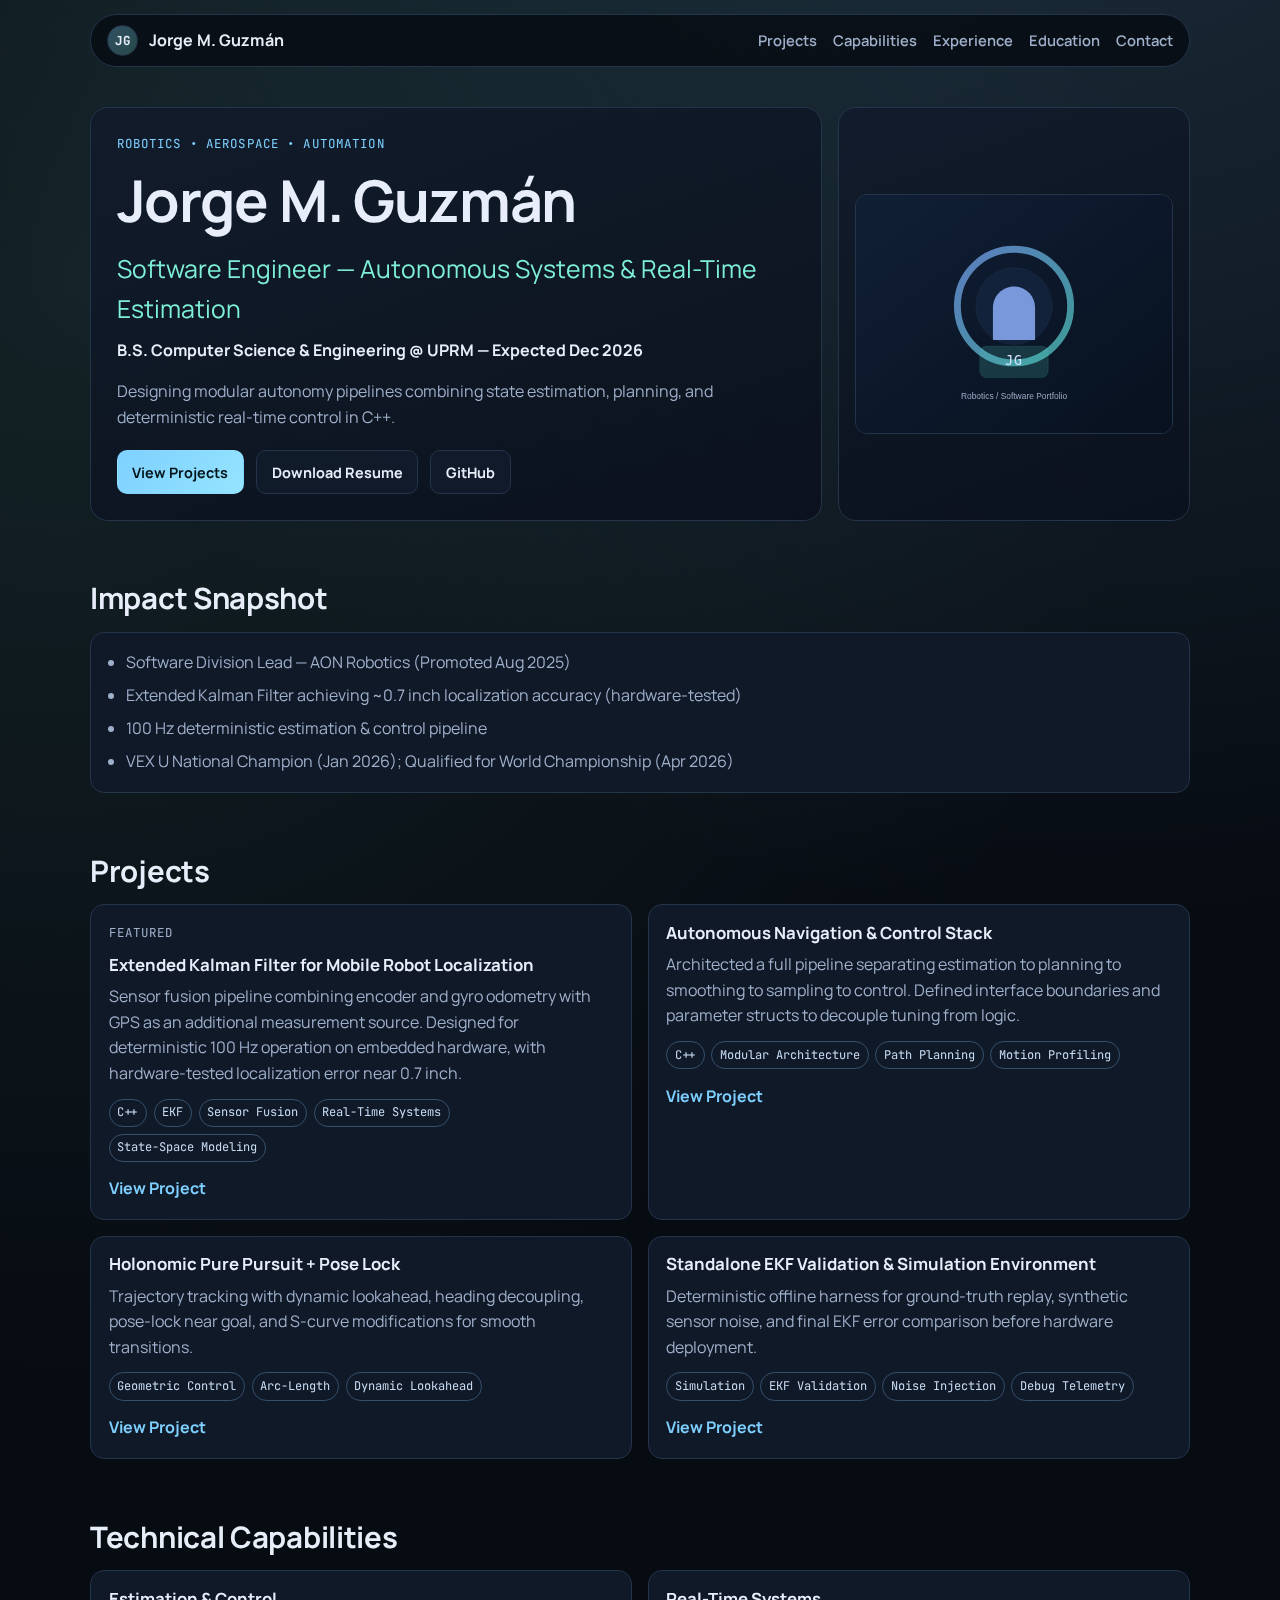
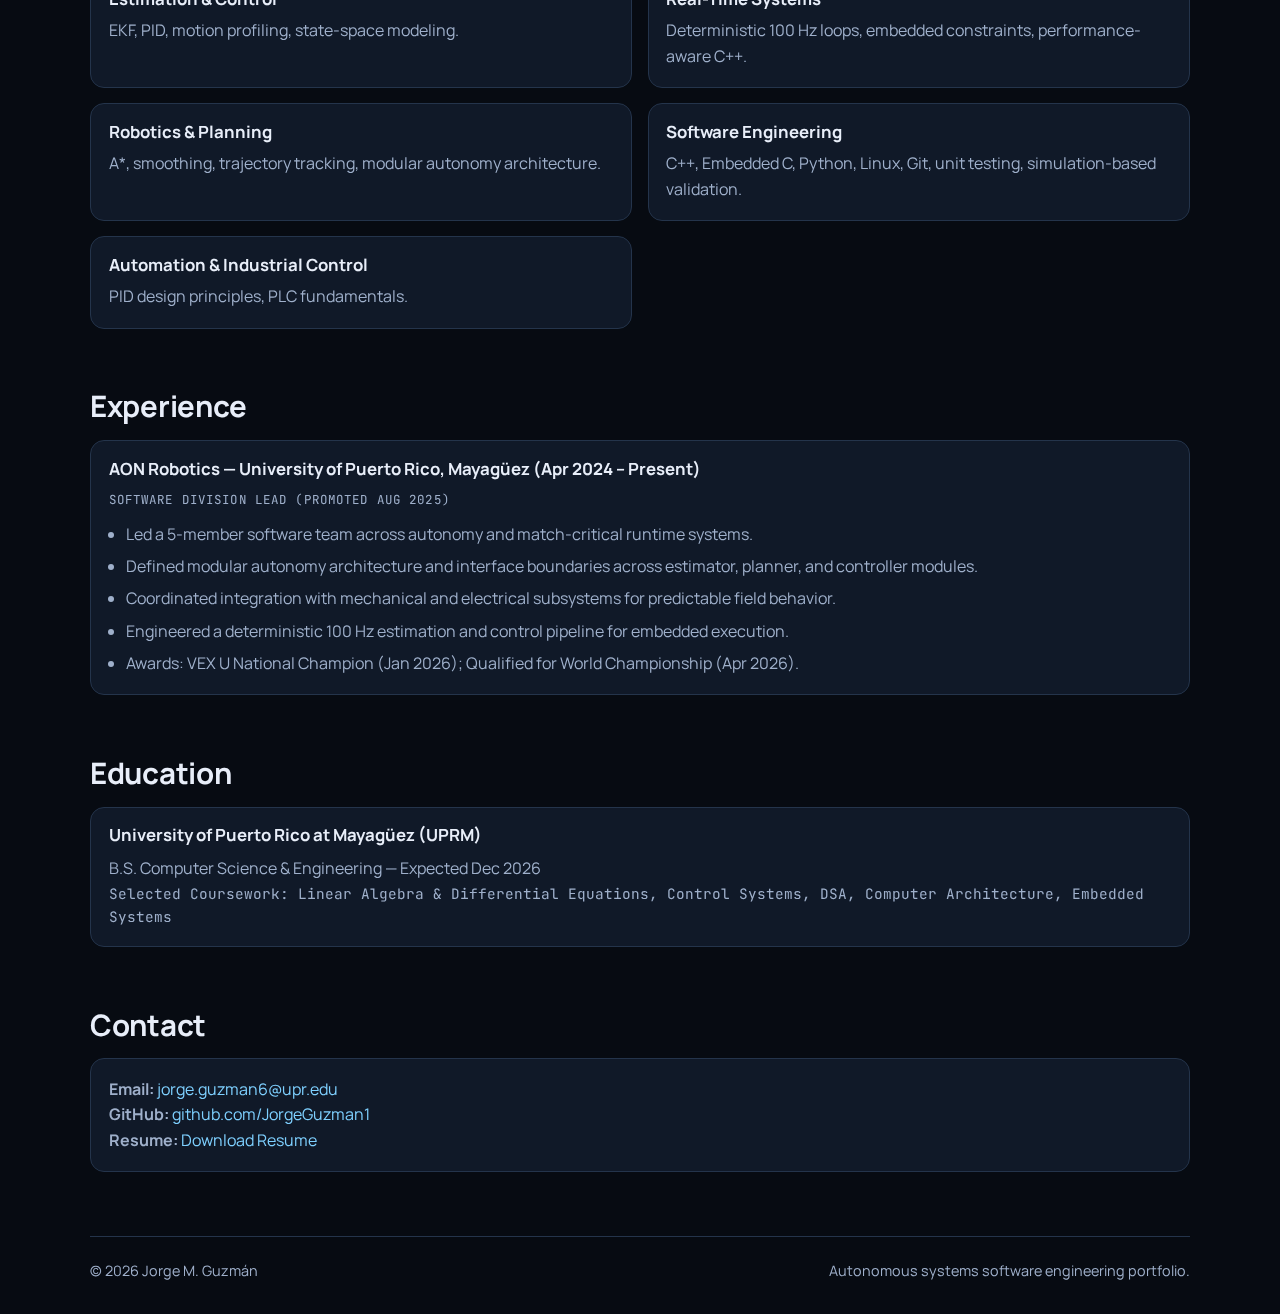
<file: index.html>
<!DOCTYPE html>
<html lang="en">
  <head>
    <meta charset="UTF-8" />
    <meta name="viewport" content="width=device-width, initial-scale=1.0" />
    <title>Jorge M. Guzmán | Autonomous Systems Software Engineer</title>
    <meta
      name="description"
      content="Jorge M. Guzmán portfolio focused on robotics, aerospace, and automation internships with technical depth in real-time estimation, planning, and control."
    />
    <meta property="og:title" content="Jorge M. Guzmán | Autonomous Systems Software Engineer" />
    <meta
      property="og:description"
      content="Modular autonomy pipelines in C++: estimation, planning, and deterministic real-time control."
    />
    <meta property="og:type" content="website" />
    <meta property="og:url" content="https://jorgeguzman.github.io/" />
    <meta property="og:image" content="/assets/og-cover.png" />
    <link rel="icon" type="image/svg+xml" href="assets/favicon.svg" />
    <link rel="stylesheet" href="style.css" />
  </head>
  <body>
    <header class="site-header">
      <a class="brand" href="#top" aria-label="Go to top">
        <span class="brand-mark">JG</span>
        <span>Jorge M. Guzmán</span>
      </a>
      <nav class="main-nav" aria-label="Primary navigation">
        <a href="#projects">Projects</a>
        <a href="#capabilities">Capabilities</a>
        <a href="#experience">Experience</a>
        <a href="#education">Education</a>
        <a href="#contact">Contact</a>
      </nav>
    </header>

    <main id="top" class="container">
      <section class="hero section" aria-labelledby="hero-title">
        <div class="hero-main">
          <p class="eyebrow">Robotics • Aerospace • Automation</p>
          <h1 id="hero-title">Jorge M. Guzmán</h1>
          <p class="hero-title">Software Engineer — Autonomous Systems & Real-Time Estimation</p>
          <p class="grad-line">B.S. Computer Science & Engineering @ UPRM — Expected Dec 2026</p>
          <p class="lead">
            Designing modular autonomy pipelines combining state estimation, planning, and deterministic
            real-time control in C++.
          </p>
          <div class="hero-actions">
            <a class="btn btn-primary" href="#projects">View Projects</a>
            <a class="btn btn-outline" href="/assets/Jorge_Guzman_Resume.pdf" download="Jorge_Guzman_Resume.pdf">Download Resume</a>
            <a class="btn btn-outline" href="https://github.com/JorgeGuzman1" target="_blank" rel="noreferrer noopener">GitHub</a>
          </div>
        </div>
        <aside class="hero-side" aria-label="Technical profile visual">
          <img src="assets/jorge-placeholder.svg" alt="Technical profile placeholder image" />
        </aside>
      </section>

      <section class="section" aria-labelledby="impact-title">
        <h2 id="impact-title">Impact Snapshot</h2>
        <article class="card">
          <ul class="snapshot-list">
            <li>Software Division Lead — AON Robotics (Promoted Aug 2025)</li>
            <li>Extended Kalman Filter achieving ~0.7 inch localization accuracy (hardware-tested)</li>
            <li>100 Hz deterministic estimation & control pipeline</li>
            <li>VEX U National Champion (Jan 2026); Qualified for World Championship (Apr 2026)</li>
          </ul>
        </article>
      </section>

      <section id="projects" class="section" aria-labelledby="projects-title">
        <h2 id="projects-title">Projects</h2>
        <div class="projects-grid">
          <article class="card project-card">
            <p class="eyebrow">Featured</p>
            <h3>Extended Kalman Filter for Mobile Robot Localization</h3>
            <p>
              Sensor fusion pipeline combining encoder and gyro odometry with GPS as an additional
              measurement source. Designed for deterministic 100 Hz operation on embedded hardware,
              with hardware-tested localization error near 0.7 inch.
            </p>
            <div class="tags">
              <span class="tag">C++</span>
              <span class="tag">EKF</span>
              <span class="tag">Sensor Fusion</span>
              <span class="tag">Real-Time Systems</span>
              <span class="tag">State-Space Modeling</span>
            </div>
            <a class="project-link" href="projects/ekf.html">View Project</a>
          </article>

          <article class="card project-card">
            <h3>Autonomous Navigation & Control Stack</h3>
            <p>
              Architected a full pipeline separating estimation to planning to smoothing to sampling
              to control. Defined interface boundaries and parameter structs to decouple tuning from logic.
            </p>
            <div class="tags">
              <span class="tag">C++</span>
              <span class="tag">Modular Architecture</span>
              <span class="tag">Path Planning</span>
              <span class="tag">Motion Profiling</span>
            </div>
            <a class="project-link" href="projects/stack.html">View Project</a>
          </article>

          <article class="card project-card">
            <h3>Holonomic Pure Pursuit + Pose Lock</h3>
            <p>
              Trajectory tracking with dynamic lookahead, heading decoupling, pose-lock near goal,
              and S-curve modifications for smooth transitions.
            </p>
            <div class="tags">
              <span class="tag">Geometric Control</span>
              <span class="tag">Arc-Length</span>
              <span class="tag">Dynamic Lookahead</span>
            </div>
            <a class="project-link" href="projects/hpp.html">View Project</a>
          </article>

          <article class="card project-card">
            <h3>Standalone EKF Validation & Simulation Environment</h3>
            <p>
              Deterministic offline harness for ground-truth replay, synthetic sensor noise, and final
              EKF error comparison before hardware deployment.
            </p>
            <div class="tags">
              <span class="tag">Simulation</span>
              <span class="tag">EKF Validation</span>
              <span class="tag">Noise Injection</span>
              <span class="tag">Debug Telemetry</span>
            </div>
            <a class="project-link" href="projects/sim.html">View Project</a>
          </article>
        </div>
      </section>

      <section id="capabilities" class="section" aria-labelledby="capabilities-title">
        <h2 id="capabilities-title">Technical Capabilities</h2>
        <div class="capabilities-grid">
          <article class="card capability-card">
            <h3>Estimation & Control</h3>
            <p>EKF, PID, motion profiling, state-space modeling.</p>
          </article>
          <article class="card capability-card">
            <h3>Real-Time Systems</h3>
            <p>Deterministic 100 Hz loops, embedded constraints, performance-aware C++.</p>
          </article>
          <article class="card capability-card">
            <h3>Robotics & Planning</h3>
            <p>A*, smoothing, trajectory tracking, modular autonomy architecture.</p>
          </article>
          <article class="card capability-card">
            <h3>Software Engineering</h3>
            <p>C++, Embedded C, Python, Linux, Git, unit testing, simulation-based validation.</p>
          </article>
          <article class="card capability-card">
            <h3>Automation & Industrial Control</h3>
            <p>PID design principles, PLC fundamentals.</p>
          </article>
        </div>
      </section>

      <section id="experience" class="section" aria-labelledby="experience-title">
        <h2 id="experience-title">Experience</h2>
        <article class="card">
          <h3>AON Robotics — University of Puerto Rico, Mayagüez (Apr 2024 – Present)</h3>
          <p class="eyebrow">Software Division Lead (Promoted Aug 2025)</p>
          <ul class="bullets">
            <li>Led a 5-member software team across autonomy and match-critical runtime systems.</li>
            <li>Defined modular autonomy architecture and interface boundaries across estimator, planner, and controller modules.</li>
            <li>Coordinated integration with mechanical and electrical subsystems for predictable field behavior.</li>
            <li>Engineered a deterministic 100 Hz estimation and control pipeline for embedded execution.</li>
            <li>Awards: VEX U National Champion (Jan 2026); Qualified for World Championship (Apr 2026).</li>
          </ul>
        </article>
      </section>

      <section id="education" class="section" aria-labelledby="education-title">
        <h2 id="education-title">Education</h2>
        <article class="card">
          <h3>University of Puerto Rico at Mayagüez (UPRM)</h3>
          <p class="lead">B.S. Computer Science & Engineering — Expected Dec 2026</p>
          <p class="coursework">
            Selected Coursework: Linear Algebra & Differential Equations, Control Systems, DSA,
            Computer Architecture, Embedded Systems
          </p>
        </article>
      </section>

      <section id="contact" class="section" aria-labelledby="contact-title">
        <h2 id="contact-title">Contact</h2>
        <article class="card">
          <p><strong>Email:</strong> <a href="mailto:jorge.guzman6@upr.edu">jorge.guzman6@upr.edu</a></p>
          <p><strong>GitHub:</strong> <a href="https://github.com/JorgeGuzman1" target="_blank" rel="noreferrer noopener">github.com/JorgeGuzman1</a></p>
          <p><strong>Resume:</strong> <a href="/assets/Jorge_Guzman_Resume.pdf" download="Jorge_Guzman_Resume.pdf">Download Resume</a></p>
        </article>
      </section>
    </main>

    <footer class="site-footer">
      <p>&copy; 2026 Jorge M. Guzmán</p>
      <p>Autonomous systems software engineering portfolio.</p>
    </footer>
  </body>
</html>
</file>
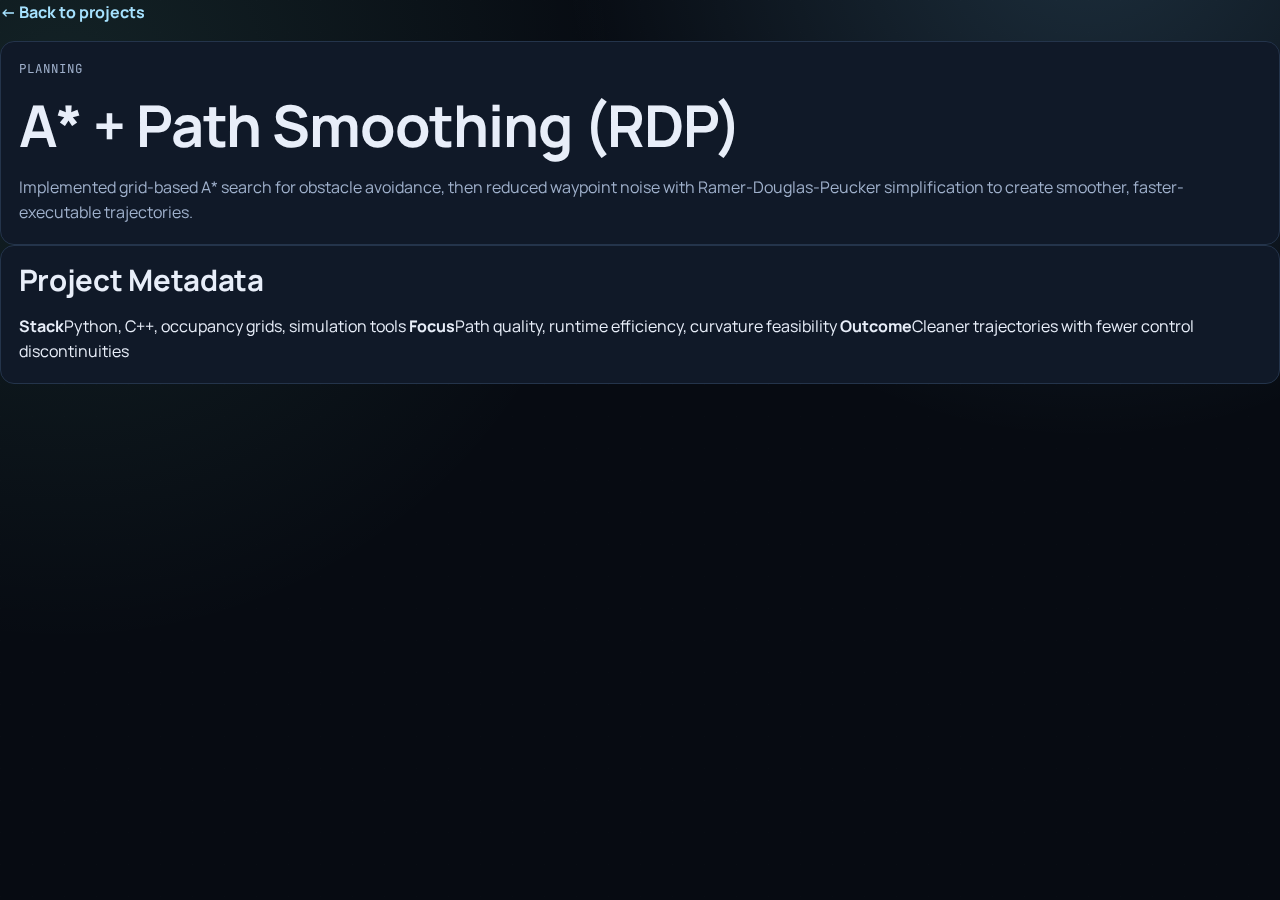
<file: projects/astar-path-smoothing-rdp.html>
<!DOCTYPE html>
<html lang="en">
  <head>
    <meta charset="UTF-8" />
    <meta name="viewport" content="width=device-width, initial-scale=1.0" />
    <meta property="og:image" content="/assets/og-cover.png" />
    <title>A* + Path Smoothing (RDP) | Jorge Guzmán</title>
    <meta
      name="description"
      content="A* planning and RDP path smoothing project by Jorge Guzmán."
    />
    <link rel="icon" type="image/svg+xml" href="../assets/favicon.svg" />
    <link rel="stylesheet" href="../style.css" />
  </head>
  <body class="project-template-body">
    <main class="project-layout">
      <a class="back-link" href="../index.html#projects">← Back to projects</a>

      <section class="card">
        <p class="eyebrow">Planning</p>
        <h1>A* + Path Smoothing (RDP)</h1>
        <p>
          Implemented grid-based A* search for obstacle avoidance, then reduced waypoint noise with
          Ramer-Douglas-Peucker simplification to create smoother, faster-executable trajectories.
        </p>
      </section>

      <section class="card">
        <h2>Project Metadata</h2>
        <div class="meta-list">
          <strong>Stack</strong><span>Python, C++, occupancy grids, simulation tools</span>
          <strong>Focus</strong><span>Path quality, runtime efficiency, curvature feasibility</span>
          <strong>Outcome</strong><span>Cleaner trajectories with fewer control discontinuities</span>
        </div>
      </section>
    </main>
  </body>
</html>
</file>
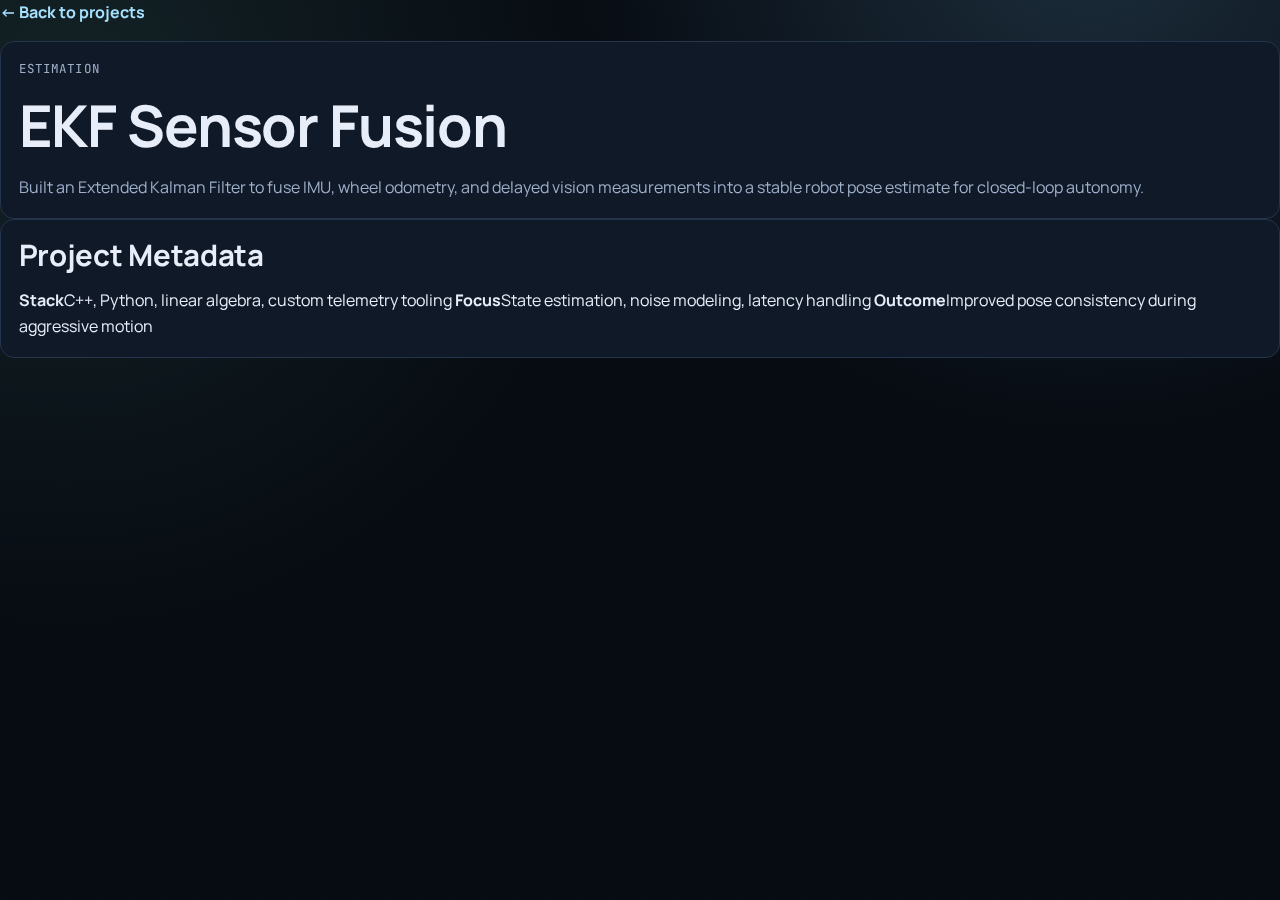
<file: projects/ekf-sensor-fusion.html>
<!DOCTYPE html>
<html lang="en">
  <head>
    <meta charset="UTF-8" />
    <meta name="viewport" content="width=device-width, initial-scale=1.0" />
    <meta property="og:image" content="/assets/og-cover.png" />
    <title>EKF Sensor Fusion | Jorge Guzmán</title>
    <meta
      name="description"
      content="Extended Kalman Filter sensor fusion project by Jorge Guzmán."
    />
    <link rel="icon" type="image/svg+xml" href="../assets/favicon.svg" />
    <link rel="stylesheet" href="../style.css" />
  </head>
  <body class="project-template-body">
    <main class="project-layout">
      <a class="back-link" href="../index.html#projects">← Back to projects</a>

      <section class="card">
        <p class="eyebrow">Estimation</p>
        <h1>EKF Sensor Fusion</h1>
        <p>
          Built an Extended Kalman Filter to fuse IMU, wheel odometry, and delayed vision
          measurements into a stable robot pose estimate for closed-loop autonomy.
        </p>
      </section>

      <section class="card">
        <h2>Project Metadata</h2>
        <div class="meta-list">
          <strong>Stack</strong><span>C++, Python, linear algebra, custom telemetry tooling</span>
          <strong>Focus</strong><span>State estimation, noise modeling, latency handling</span>
          <strong>Outcome</strong><span>Improved pose consistency during aggressive motion</span>
        </div>
      </section>
    </main>
  </body>
</html>
</file>
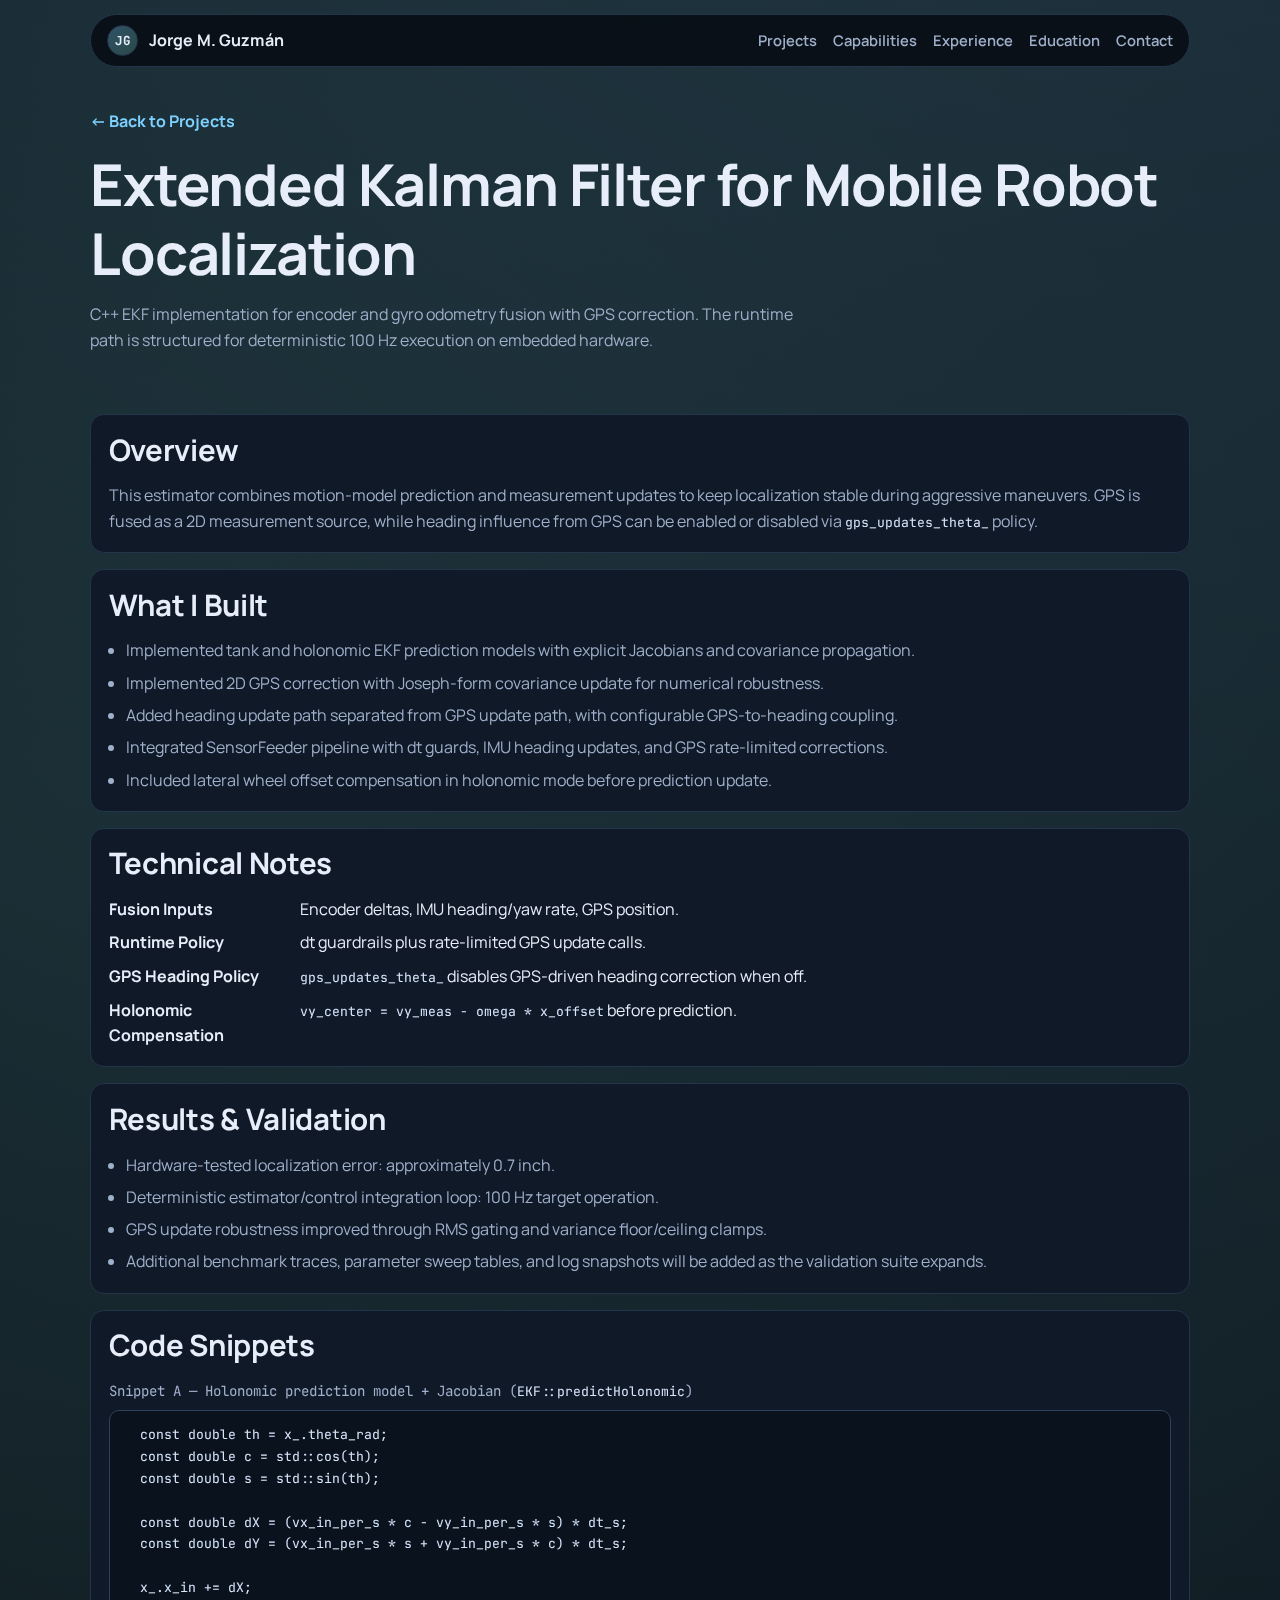
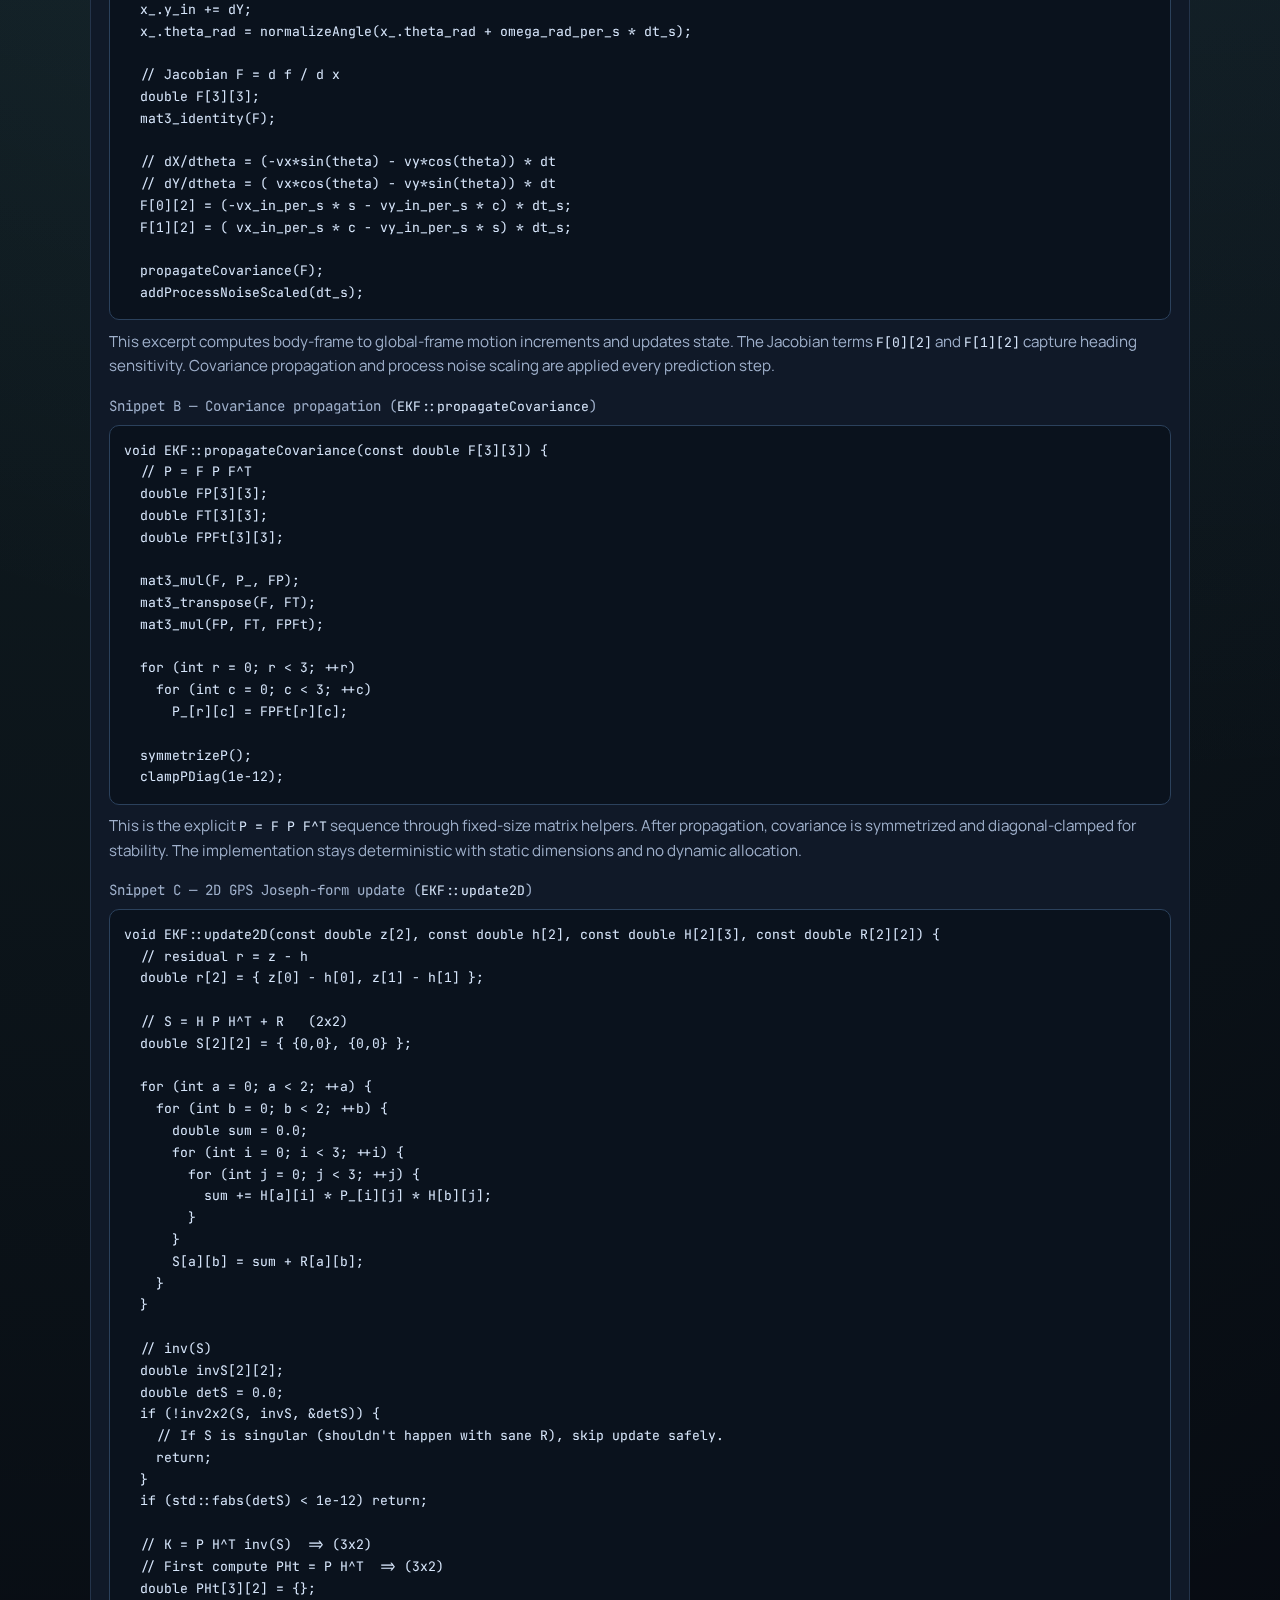
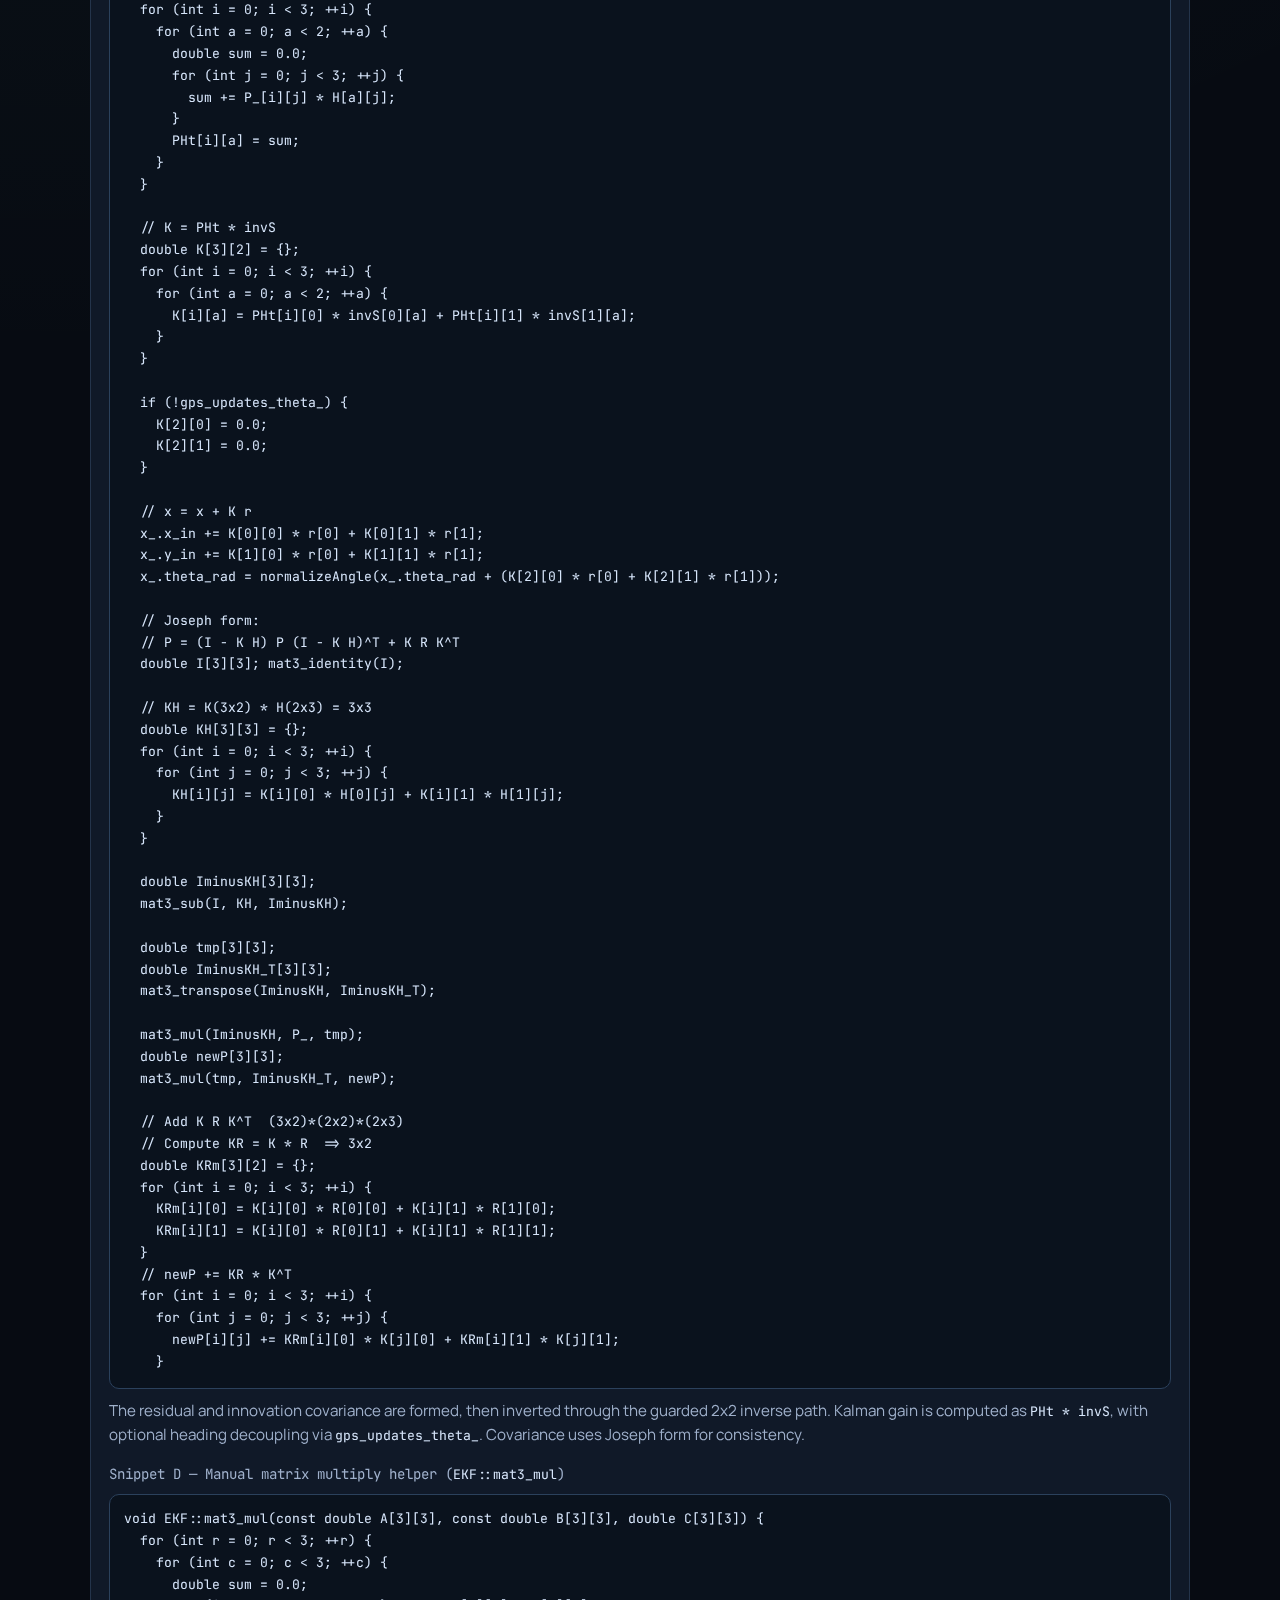
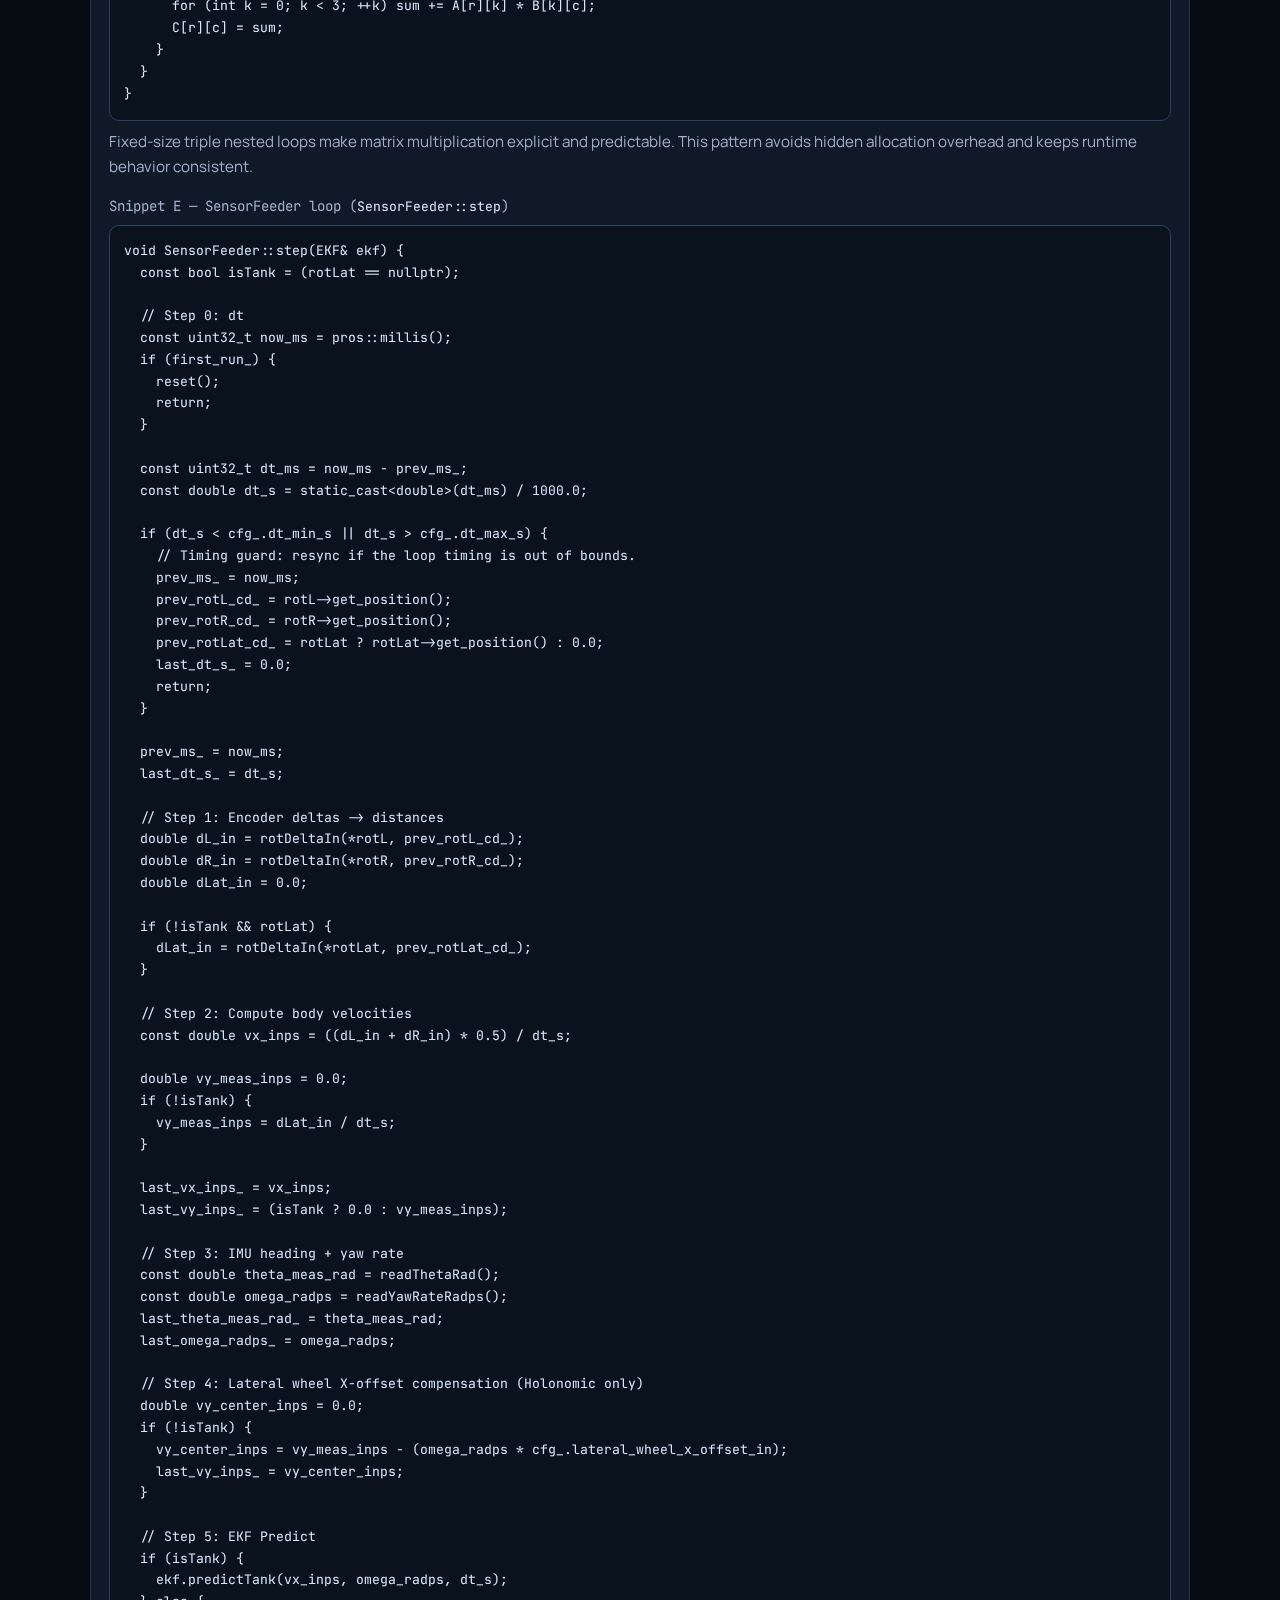
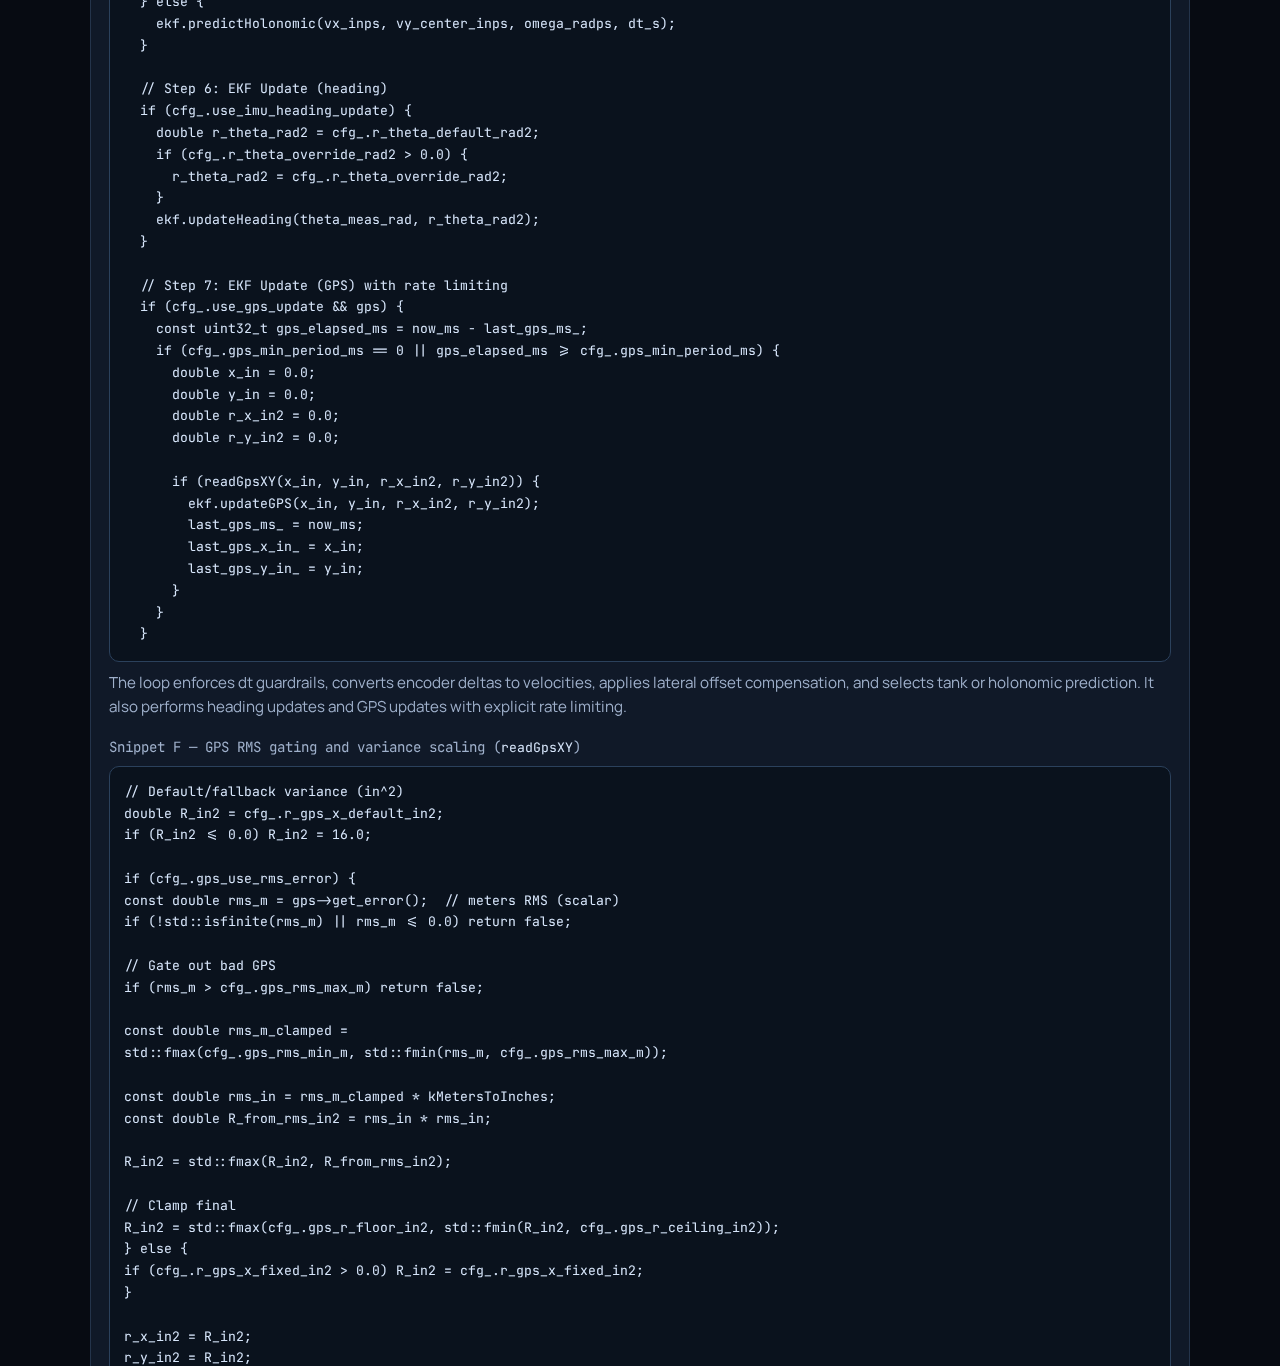
<file: projects/ekf.html>
<!DOCTYPE html>
<html lang="en">
  <head>
    <meta charset="UTF-8" />
    <meta name="viewport" content="width=device-width, initial-scale=1.0" />
    <title>Extended Kalman Filter for Mobile Robot Localization | Jorge M. Guzmán</title>
    <meta
      name="description"
      content="Extended Kalman Filter project by Jorge M. Guzmán with deterministic 100 Hz operation, GPS fusion, and hardware-tested localization accuracy."
    />
    <meta property="og:title" content="Extended Kalman Filter for Mobile Robot Localization | Jorge M. Guzmán" />
    <meta
      property="og:description"
      content="C++ EKF with odometry fusion, GPS updates, Joseph-form covariance updates, and runtime gating for robust embedded operation."
    />
    <meta property="og:type" content="article" />
    <meta property="og:url" content="https://jorgeguzman.github.io/projects/ekf.html" />
    <meta property="og:image" content="/assets/og-cover.png" />
    <link rel="icon" type="image/svg+xml" href="../assets/favicon.svg" />
    <link rel="stylesheet" href="../style.css" />
  </head>
  <body>
    <header class="site-header">
      <a class="brand" href="../index.html#top" aria-label="Go to homepage top">
        <span class="brand-mark">JG</span>
        <span>Jorge M. Guzmán</span>
      </a>
      <nav class="main-nav" aria-label="Primary navigation">
        <a href="../index.html#projects">Projects</a>
        <a href="../index.html#capabilities">Capabilities</a>
        <a href="../index.html#experience">Experience</a>
        <a href="../index.html#education">Education</a>
        <a href="../index.html#contact">Contact</a>
      </nav>
    </header>

    <main class="container page-title-wrap">
      <a class="back-link" href="../index.html#projects">← Back to Projects</a>
      <h1>Extended Kalman Filter for Mobile Robot Localization</h1>
      <p class="lead">
        C++ EKF implementation for encoder and gyro odometry fusion with GPS correction. The runtime
        path is structured for deterministic 100 Hz execution on embedded hardware.
      </p>

      <section class="section project-grid" aria-labelledby="overview-title">
        <article class="card">
          <h2 id="overview-title">Overview</h2>
          <p>
            This estimator combines motion-model prediction and measurement updates to keep localization
            stable during aggressive maneuvers. GPS is fused as a 2D measurement source, while heading
            influence from GPS can be enabled or disabled via <code>gps_updates_theta_</code> policy.
          </p>
        </article>

        <article class="card">
          <h2>What I Built</h2>
          <ul class="bullets">
            <li>Implemented tank and holonomic EKF prediction models with explicit Jacobians and covariance propagation.</li>
            <li>Implemented 2D GPS correction with Joseph-form covariance update for numerical robustness.</li>
            <li>Added heading update path separated from GPS update path, with configurable GPS-to-heading coupling.</li>
            <li>Integrated SensorFeeder pipeline with dt guards, IMU heading updates, and GPS rate-limited corrections.</li>
            <li>Included lateral wheel offset compensation in holonomic mode before prediction update.</li>
          </ul>
        </article>

        <article class="card">
          <h2>Technical Notes</h2>
          <div class="meta">
            <div class="meta-row"><strong>Fusion Inputs</strong><span>Encoder deltas, IMU heading/yaw rate, GPS position.</span></div>
            <div class="meta-row"><strong>Runtime Policy</strong><span>dt guardrails plus rate-limited GPS update calls.</span></div>
            <div class="meta-row"><strong>GPS Heading Policy</strong><span><code>gps_updates_theta_</code> disables GPS-driven heading correction when off.</span></div>
            <div class="meta-row"><strong>Holonomic Compensation</strong><span><code>vy_center = vy_meas - omega * x_offset</code> before prediction.</span></div>
          </div>
        </article>

        <article class="card">
          <h2>Results & Validation</h2>
          <ul class="bullets">
            <li>Hardware-tested localization error: approximately 0.7 inch.</li>
            <li>Deterministic estimator/control integration loop: 100 Hz target operation.</li>
            <li>GPS update robustness improved through RMS gating and variance floor/ceiling clamps.</li>
            <li>Additional benchmark traces, parameter sweep tables, and log snapshots will be added as the validation suite expands.</li>
          </ul>
        </article>

        <article class="card">
          <h2>Code Snippets</h2>

          <article class="snippet-card">
            <p class="snippet-label">Snippet A — Holonomic prediction model + Jacobian (<code>EKF::predictHolonomic</code>)</p>
            <pre><code>  const double th = x_.theta_rad;
  const double c = std::cos(th);
  const double s = std::sin(th);

  const double dX = (vx_in_per_s * c - vy_in_per_s * s) * dt_s;
  const double dY = (vx_in_per_s * s + vy_in_per_s * c) * dt_s;

  x_.x_in += dX;
  x_.y_in += dY;
  x_.theta_rad = normalizeAngle(x_.theta_rad + omega_rad_per_s * dt_s);

  // Jacobian F = d f / d x
  double F[3][3];
  mat3_identity(F);

  // dX/dtheta = (-vx*sin(theta) - vy*cos(theta)) * dt
  // dY/dtheta = ( vx*cos(theta) - vy*sin(theta)) * dt
  F[0][2] = (-vx_in_per_s * s - vy_in_per_s * c) * dt_s;
  F[1][2] = ( vx_in_per_s * c - vy_in_per_s * s) * dt_s;

  propagateCovariance(F);
  addProcessNoiseScaled(dt_s);</code></pre>
            <p class="code-note">
              This excerpt computes body-frame to global-frame motion increments and updates state.
              The Jacobian terms <code>F[0][2]</code> and <code>F[1][2]</code> capture heading sensitivity.
              Covariance propagation and process noise scaling are applied every prediction step.
            </p>
          </article>

          <article class="snippet-card">
            <p class="snippet-label">Snippet B — Covariance propagation (<code>EKF::propagateCovariance</code>)</p>
            <pre><code>void EKF::propagateCovariance(const double F[3][3]) {
  // P = F P F^T
  double FP[3][3];
  double FT[3][3];
  double FPFt[3][3];

  mat3_mul(F, P_, FP);
  mat3_transpose(F, FT);
  mat3_mul(FP, FT, FPFt);

  for (int r = 0; r &lt; 3; ++r)
    for (int c = 0; c &lt; 3; ++c)
      P_[r][c] = FPFt[r][c];

  symmetrizeP();
  clampPDiag(1e-12);</code></pre>
            <p class="code-note">
              This is the explicit <code>P = F P F^T</code> sequence through fixed-size matrix helpers.
              After propagation, covariance is symmetrized and diagonal-clamped for stability.
              The implementation stays deterministic with static dimensions and no dynamic allocation.
            </p>
          </article>

          <article class="snippet-card">
            <p class="snippet-label">Snippet C — 2D GPS Joseph-form update (<code>EKF::update2D</code>)</p>
            <pre><code>void EKF::update2D(const double z[2], const double h[2], const double H[2][3], const double R[2][2]) {
  // residual r = z - h
  double r[2] = { z[0] - h[0], z[1] - h[1] };

  // S = H P H^T + R   (2x2)
  double S[2][2] = { {0,0}, {0,0} };

  for (int a = 0; a &lt; 2; ++a) {
    for (int b = 0; b &lt; 2; ++b) {
      double sum = 0.0;
      for (int i = 0; i &lt; 3; ++i) {
        for (int j = 0; j &lt; 3; ++j) {
          sum += H[a][i] * P_[i][j] * H[b][j];
        }
      }
      S[a][b] = sum + R[a][b];
    }
  }

  // inv(S)
  double invS[2][2];
  double detS = 0.0;
  if (!inv2x2(S, invS, &amp;detS)) {
    // If S is singular (shouldn't happen with sane R), skip update safely.
    return;
  }
  if (std::fabs(detS) &lt; 1e-12) return;

  // K = P H^T inv(S)  =&gt; (3x2)
  // First compute PHt = P H^T  =&gt; (3x2)
  double PHt[3][2] = {};
  for (int i = 0; i &lt; 3; ++i) {
    for (int a = 0; a &lt; 2; ++a) {
      double sum = 0.0;
      for (int j = 0; j &lt; 3; ++j) {
        sum += P_[i][j] * H[a][j];
      }
      PHt[i][a] = sum;
    }
  }

  // K = PHt * invS
  double K[3][2] = {};
  for (int i = 0; i &lt; 3; ++i) {
    for (int a = 0; a &lt; 2; ++a) {
      K[i][a] = PHt[i][0] * invS[0][a] + PHt[i][1] * invS[1][a];
    }
  }

  if (!gps_updates_theta_) {
    K[2][0] = 0.0;
    K[2][1] = 0.0;
  }

  // x = x + K r
  x_.x_in += K[0][0] * r[0] + K[0][1] * r[1];
  x_.y_in += K[1][0] * r[0] + K[1][1] * r[1];
  x_.theta_rad = normalizeAngle(x_.theta_rad + (K[2][0] * r[0] + K[2][1] * r[1]));

  // Joseph form:
  // P = (I - K H) P (I - K H)^T + K R K^T
  double I[3][3]; mat3_identity(I);

  // KH = K(3x2) * H(2x3) = 3x3
  double KH[3][3] = {};
  for (int i = 0; i &lt; 3; ++i) {
    for (int j = 0; j &lt; 3; ++j) {
      KH[i][j] = K[i][0] * H[0][j] + K[i][1] * H[1][j];
    }
  }

  double IminusKH[3][3];
  mat3_sub(I, KH, IminusKH);

  double tmp[3][3];
  double IminusKH_T[3][3];
  mat3_transpose(IminusKH, IminusKH_T);

  mat3_mul(IminusKH, P_, tmp);
  double newP[3][3];
  mat3_mul(tmp, IminusKH_T, newP);

  // Add K R K^T  (3x2)*(2x2)*(2x3)
  // Compute KR = K * R  =&gt; 3x2
  double KRm[3][2] = {};
  for (int i = 0; i &lt; 3; ++i) {
    KRm[i][0] = K[i][0] * R[0][0] + K[i][1] * R[1][0];
    KRm[i][1] = K[i][0] * R[0][1] + K[i][1] * R[1][1];
  }
  // newP += KR * K^T
  for (int i = 0; i &lt; 3; ++i) {
    for (int j = 0; j &lt; 3; ++j) {
      newP[i][j] += KRm[i][0] * K[j][0] + KRm[i][1] * K[j][1];
    }</code></pre>
            <p class="code-note">
              The residual and innovation covariance are formed, then inverted through the guarded
              2x2 inverse path. Kalman gain is computed as <code>PHt * invS</code>, with optional heading
              decoupling via <code>gps_updates_theta_</code>. Covariance uses Joseph form for consistency.
            </p>
          </article>

          <article class="snippet-card">
            <p class="snippet-label">Snippet D — Manual matrix multiply helper (<code>EKF::mat3_mul</code>)</p>
            <pre><code>void EKF::mat3_mul(const double A[3][3], const double B[3][3], double C[3][3]) {
  for (int r = 0; r &lt; 3; ++r) {
    for (int c = 0; c &lt; 3; ++c) {
      double sum = 0.0;
      for (int k = 0; k &lt; 3; ++k) sum += A[r][k] * B[k][c];
      C[r][c] = sum;
    }
  }
}</code></pre>
            <p class="code-note">
              Fixed-size triple nested loops make matrix multiplication explicit and predictable.
              This pattern avoids hidden allocation overhead and keeps runtime behavior consistent.
            </p>
          </article>

          <article class="snippet-card">
            <p class="snippet-label">Snippet E — SensorFeeder loop (<code>SensorFeeder::step</code>)</p>
            <pre><code>void SensorFeeder::step(EKF&amp; ekf) {
  const bool isTank = (rotLat == nullptr);

  // Step 0: dt
  const uint32_t now_ms = pros::millis();
  if (first_run_) {
    reset();
    return;
  }

  const uint32_t dt_ms = now_ms - prev_ms_;
  const double dt_s = static_cast&lt;double&gt;(dt_ms) / 1000.0;

  if (dt_s &lt; cfg_.dt_min_s || dt_s &gt; cfg_.dt_max_s) {
    // Timing guard: resync if the loop timing is out of bounds.
    prev_ms_ = now_ms;
    prev_rotL_cd_ = rotL-&gt;get_position();
    prev_rotR_cd_ = rotR-&gt;get_position();
    prev_rotLat_cd_ = rotLat ? rotLat-&gt;get_position() : 0.0;
    last_dt_s_ = 0.0;
    return;
  }

  prev_ms_ = now_ms;
  last_dt_s_ = dt_s;

  // Step 1: Encoder deltas -&gt; distances
  double dL_in = rotDeltaIn(*rotL, prev_rotL_cd_);
  double dR_in = rotDeltaIn(*rotR, prev_rotR_cd_);
  double dLat_in = 0.0;

  if (!isTank &amp;&amp; rotLat) {
    dLat_in = rotDeltaIn(*rotLat, prev_rotLat_cd_);
  }

  // Step 2: Compute body velocities
  const double vx_inps = ((dL_in + dR_in) * 0.5) / dt_s;

  double vy_meas_inps = 0.0;
  if (!isTank) {
    vy_meas_inps = dLat_in / dt_s;
  }

  last_vx_inps_ = vx_inps;
  last_vy_inps_ = (isTank ? 0.0 : vy_meas_inps);

  // Step 3: IMU heading + yaw rate
  const double theta_meas_rad = readThetaRad();
  const double omega_radps = readYawRateRadps();
  last_theta_meas_rad_ = theta_meas_rad;
  last_omega_radps_ = omega_radps;

  // Step 4: Lateral wheel X-offset compensation (Holonomic only)
  double vy_center_inps = 0.0;
  if (!isTank) {
    vy_center_inps = vy_meas_inps - (omega_radps * cfg_.lateral_wheel_x_offset_in);
    last_vy_inps_ = vy_center_inps;
  }

  // Step 5: EKF Predict
  if (isTank) {
    ekf.predictTank(vx_inps, omega_radps, dt_s);
  } else {
    ekf.predictHolonomic(vx_inps, vy_center_inps, omega_radps, dt_s);
  }

  // Step 6: EKF Update (heading)
  if (cfg_.use_imu_heading_update) {
    double r_theta_rad2 = cfg_.r_theta_default_rad2;
    if (cfg_.r_theta_override_rad2 &gt; 0.0) {
      r_theta_rad2 = cfg_.r_theta_override_rad2;
    }
    ekf.updateHeading(theta_meas_rad, r_theta_rad2);
  }

  // Step 7: EKF Update (GPS) with rate limiting
  if (cfg_.use_gps_update &amp;&amp; gps) {
    const uint32_t gps_elapsed_ms = now_ms - last_gps_ms_;
    if (cfg_.gps_min_period_ms == 0 || gps_elapsed_ms &gt;= cfg_.gps_min_period_ms) {
      double x_in = 0.0;
      double y_in = 0.0;
      double r_x_in2 = 0.0;
      double r_y_in2 = 0.0;

      if (readGpsXY(x_in, y_in, r_x_in2, r_y_in2)) {
        ekf.updateGPS(x_in, y_in, r_x_in2, r_y_in2);
        last_gps_ms_ = now_ms;
        last_gps_x_in_ = x_in;
        last_gps_y_in_ = y_in;
      }
    }
  }</code></pre>
            <p class="code-note">
              The loop enforces dt guardrails, converts encoder deltas to velocities, applies lateral
              offset compensation, and selects tank or holonomic prediction. It also performs heading
              updates and GPS updates with explicit rate limiting.
            </p>
          </article>

          <article class="snippet-card">
            <p class="snippet-label">Snippet F — GPS RMS gating and variance scaling (<code>readGpsXY</code>)</p>
            <pre><code>// Default/fallback variance (in^2)
double R_in2 = cfg_.r_gps_x_default_in2;
if (R_in2 &lt;= 0.0) R_in2 = 16.0;

if (cfg_.gps_use_rms_error) {
const double rms_m = gps-&gt;get_error();  // meters RMS (scalar)
if (!std::isfinite(rms_m) || rms_m &lt;= 0.0) return false;

// Gate out bad GPS
if (rms_m &gt; cfg_.gps_rms_max_m) return false;

const double rms_m_clamped =
std::fmax(cfg_.gps_rms_min_m, std::fmin(rms_m, cfg_.gps_rms_max_m));

const double rms_in = rms_m_clamped * kMetersToInches;
const double R_from_rms_in2 = rms_in * rms_in;

R_in2 = std::fmax(R_in2, R_from_rms_in2);

// Clamp final
R_in2 = std::fmax(cfg_.gps_r_floor_in2, std::fmin(R_in2, cfg_.gps_r_ceiling_in2));
} else {
if (cfg_.r_gps_x_fixed_in2 &gt; 0.0) R_in2 = cfg_.r_gps_x_fixed_in2;
}

r_x_in2 = R_in2;
r_y_in2 = R_in2;
return true;</code></pre>
            <p class="code-note">
              GPS RMS error is read and validated, then used to gate poor fixes and scale measurement
              variance. Final covariance is clamped between floor and ceiling bounds before update use.
            </p>
          </article>
        </article>
      </section>
    </main>

    <footer class="site-footer">
      <p>&copy; 2026 Jorge M. Guzmán</p>
      <p>Autonomous systems software engineering portfolio.</p>
    </footer>
  </body>
</html>
</file>
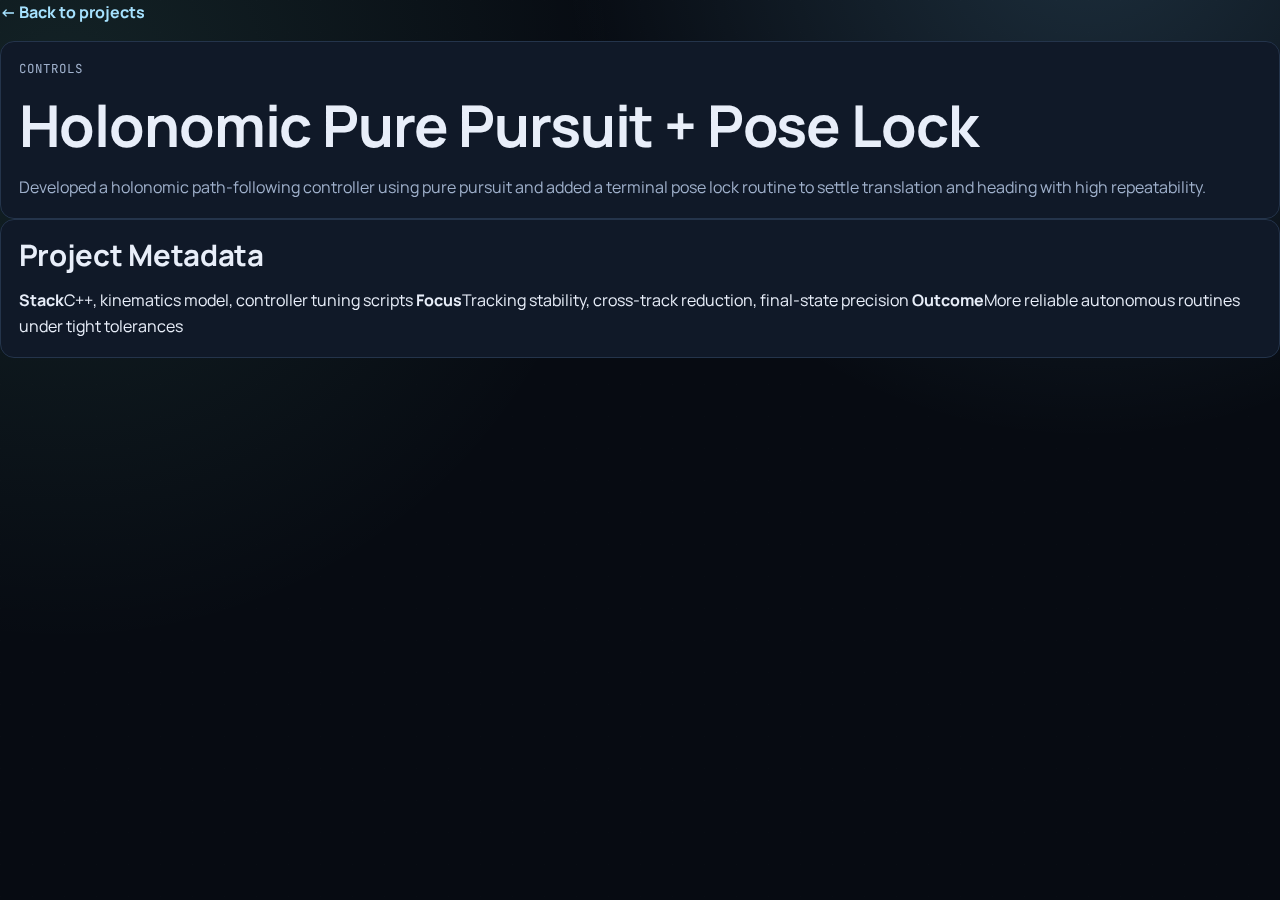
<file: projects/holonomic-pure-pursuit-pose-lock.html>
<!DOCTYPE html>
<html lang="en">
  <head>
    <meta charset="UTF-8" />
    <meta name="viewport" content="width=device-width, initial-scale=1.0" />
    <meta property="og:image" content="/assets/og-cover.png" />
    <title>Holonomic Pure Pursuit + Pose Lock | Jorge Guzmán</title>
    <meta
      name="description"
      content="Holonomic pure pursuit and pose lock controller project by Jorge Guzmán."
    />
    <link rel="icon" type="image/svg+xml" href="../assets/favicon.svg" />
    <link rel="stylesheet" href="../style.css" />
  </head>
  <body class="project-template-body">
    <main class="project-layout">
      <a class="back-link" href="../index.html#projects">← Back to projects</a>

      <section class="card">
        <p class="eyebrow">Controls</p>
        <h1>Holonomic Pure Pursuit + Pose Lock</h1>
        <p>
          Developed a holonomic path-following controller using pure pursuit and added a terminal
          pose lock routine to settle translation and heading with high repeatability.
        </p>
      </section>

      <section class="card">
        <h2>Project Metadata</h2>
        <div class="meta-list">
          <strong>Stack</strong><span>C++, kinematics model, controller tuning scripts</span>
          <strong>Focus</strong><span>Tracking stability, cross-track reduction, final-state precision</span>
          <strong>Outcome</strong><span>More reliable autonomous routines under tight tolerances</span>
        </div>
      </section>
    </main>
  </body>
</html>
</file>
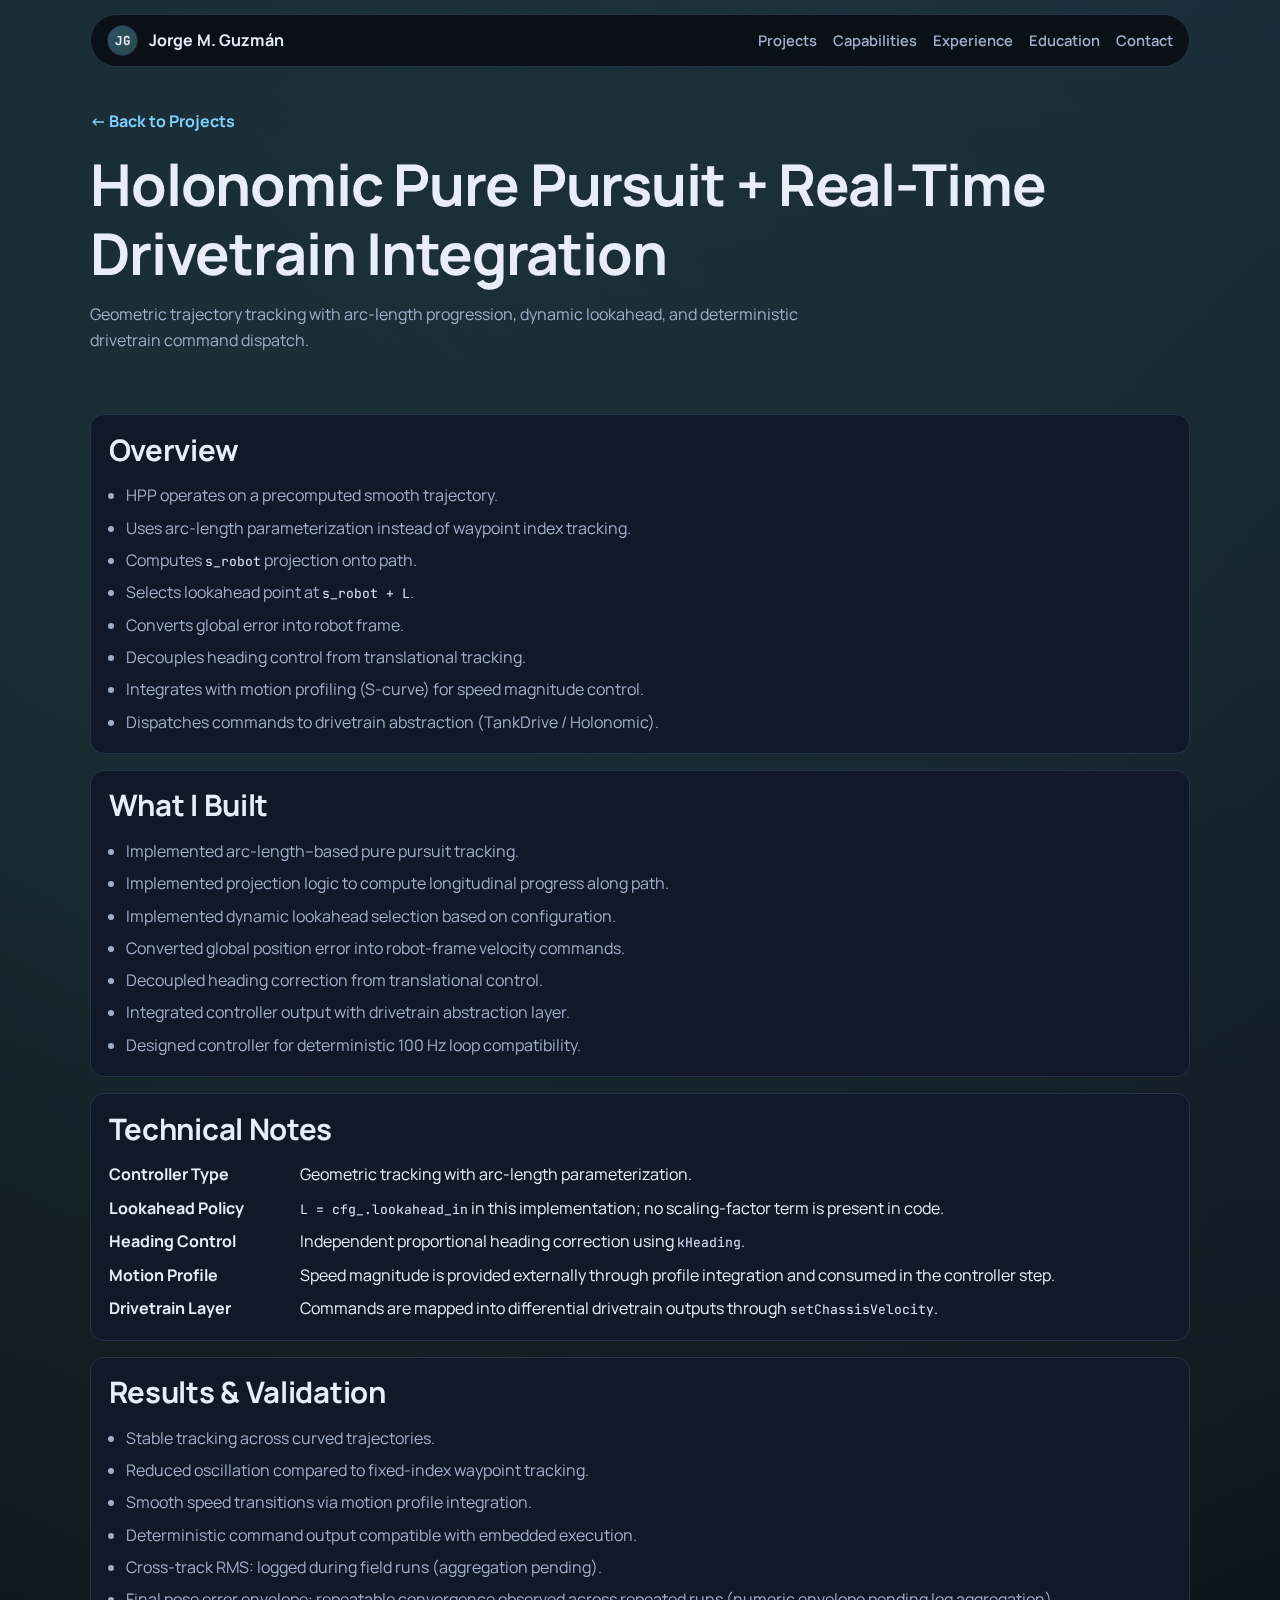
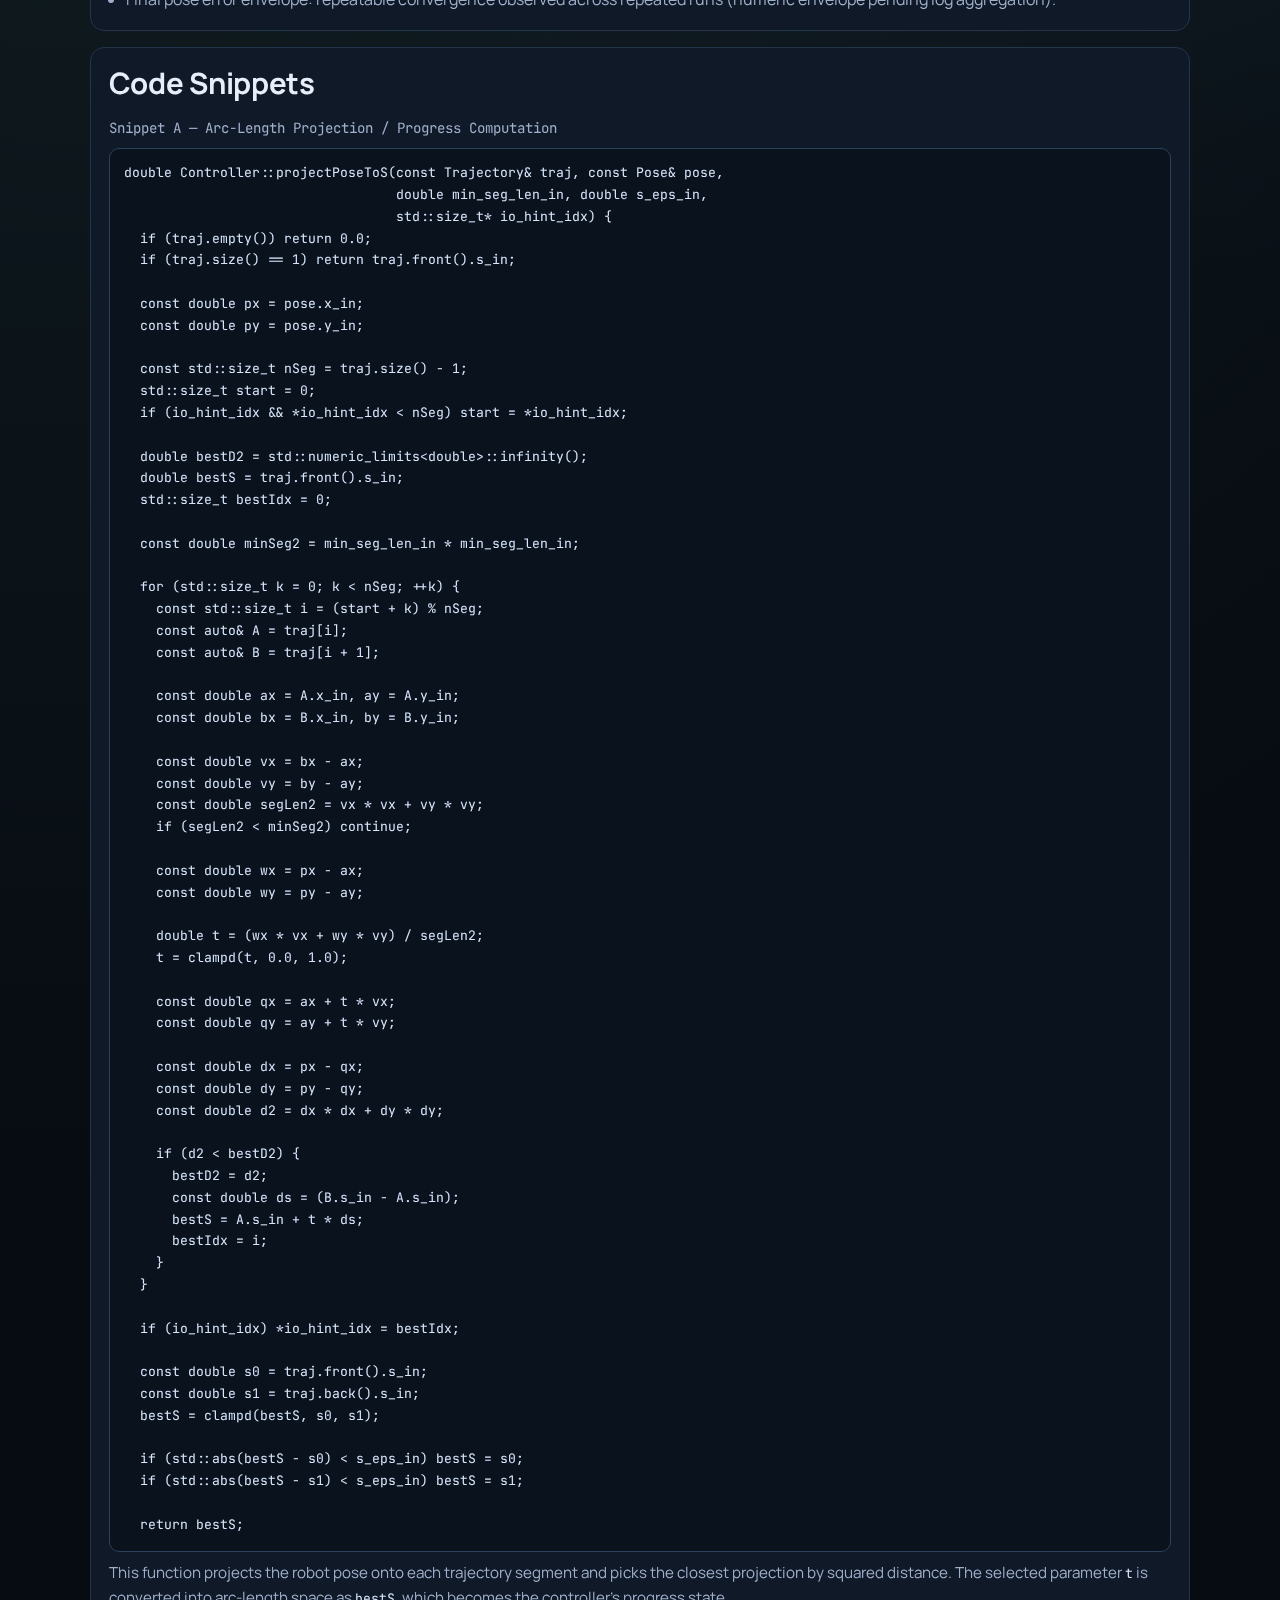
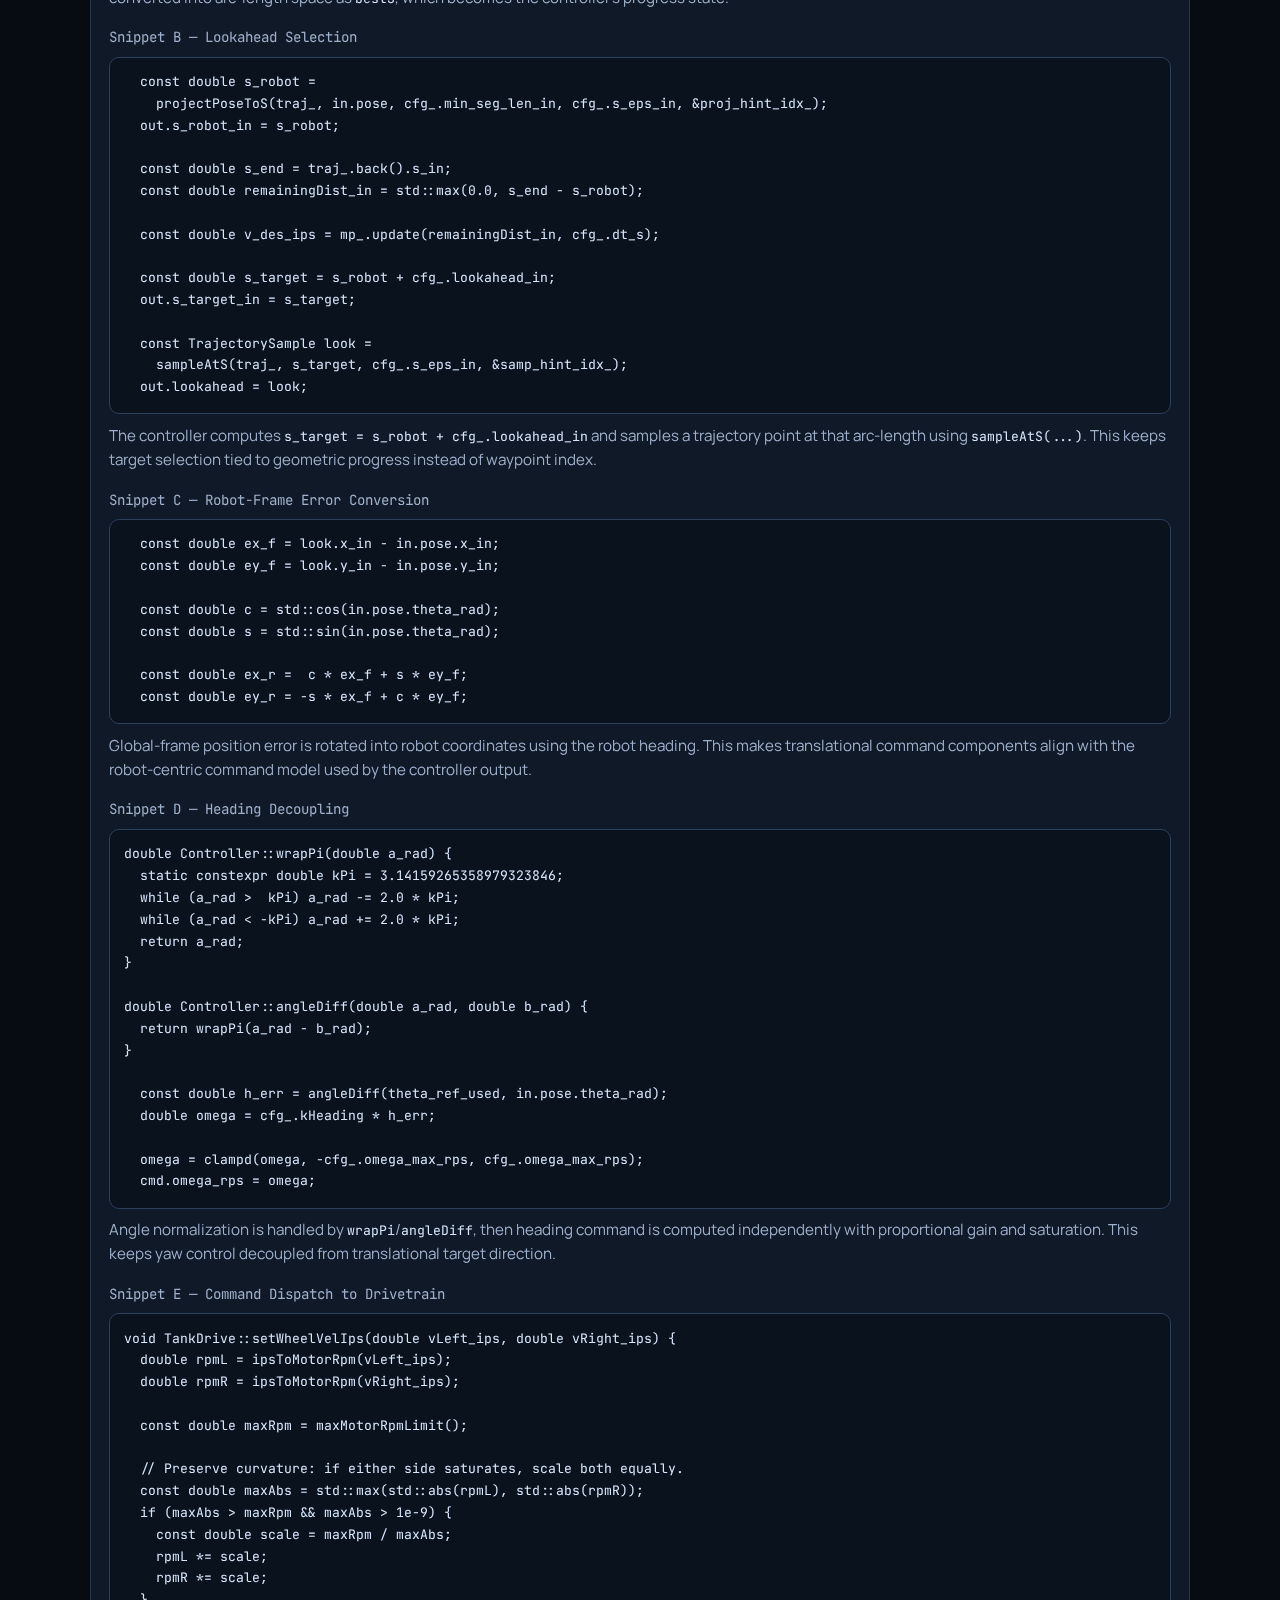
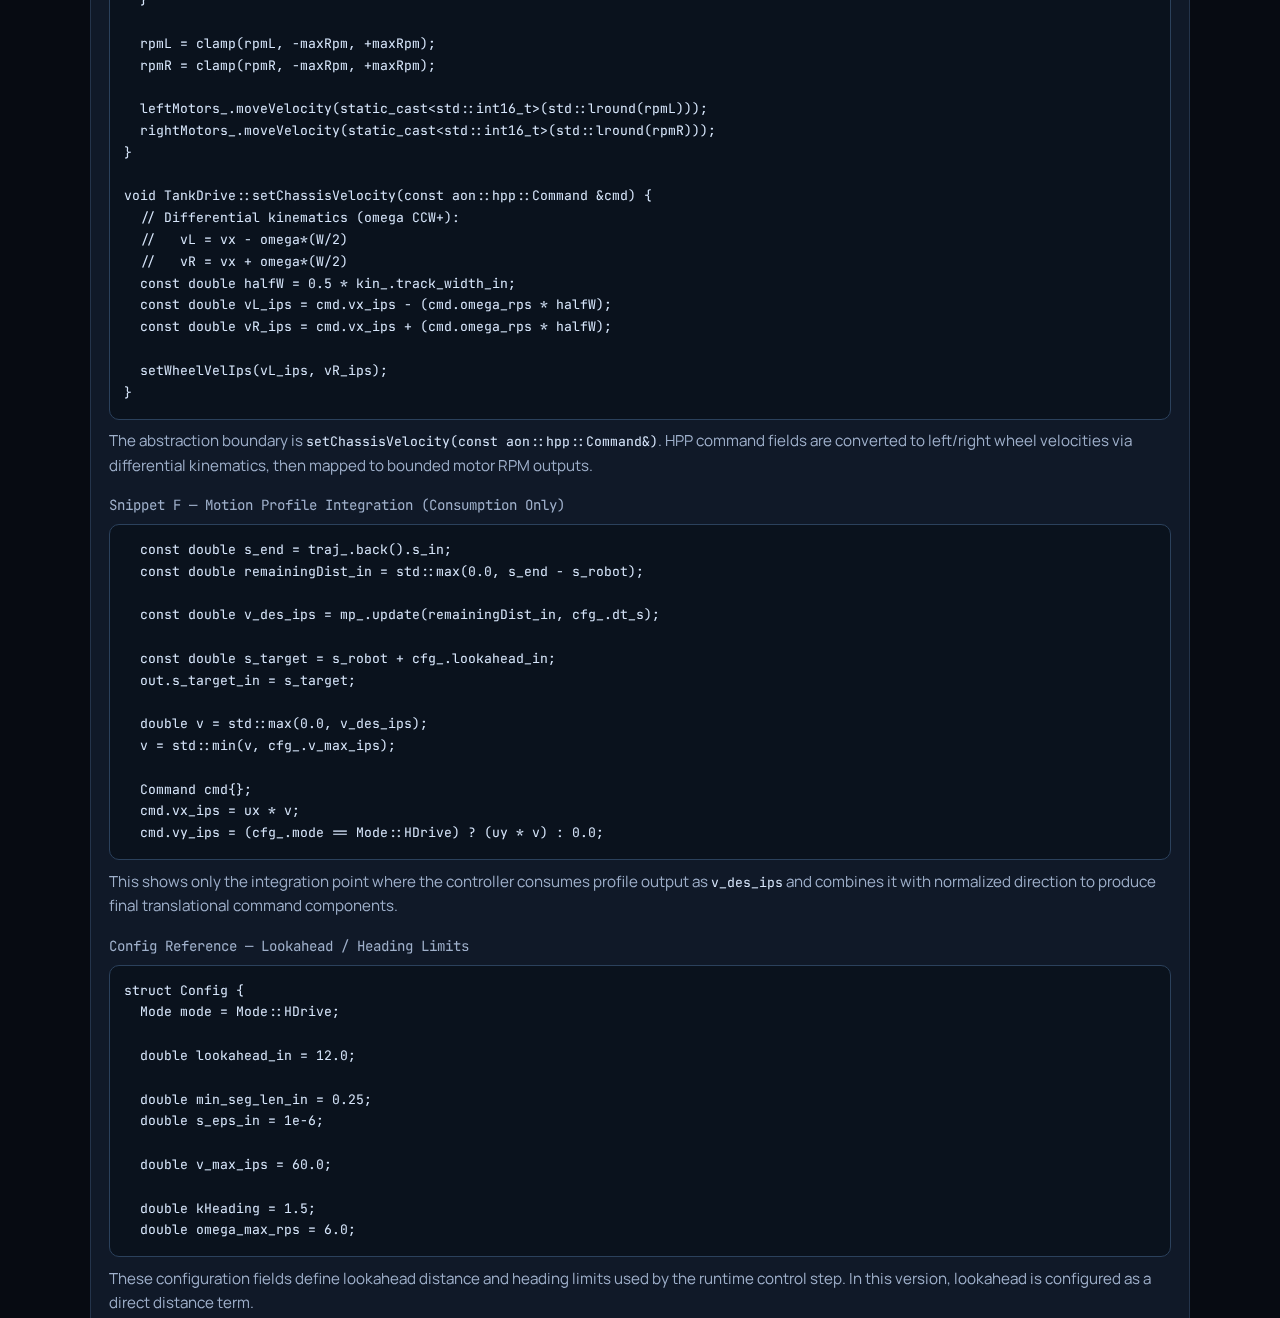
<file: projects/hpp.html>
<!DOCTYPE html>
<html lang="en">
  <head>
    <meta charset="UTF-8" />
    <meta name="viewport" content="width=device-width, initial-scale=1.0" />
    <title>Holonomic Pure Pursuit + Real-Time Drivetrain Integration | Jorge M. Guzmán</title>
    <meta
      name="description"
      content="Holonomic Pure Pursuit controller with arc-length projection, lookahead sampling, robot-frame command generation, and drivetrain dispatch integration."
    />
    <meta property="og:title" content="Holonomic Pure Pursuit + Real-Time Drivetrain Integration | Jorge M. Guzmán" />
    <meta
      property="og:description"
      content="Geometric trajectory tracking with arc-length progression, dynamic lookahead, and deterministic drivetrain command dispatch."
    />
    <meta property="og:type" content="article" />
    <meta property="og:url" content="https://jorgeguzman.github.io/projects/hpp.html" />
    <meta property="og:image" content="/assets/og-cover.png" />
    <link rel="icon" type="image/svg+xml" href="../assets/favicon.svg" />
    <link rel="stylesheet" href="../style.css" />
  </head>
  <body>
    <header class="site-header">
      <a class="brand" href="../index.html#top" aria-label="Go to homepage top">
        <span class="brand-mark">JG</span>
        <span>Jorge M. Guzmán</span>
      </a>
      <nav class="main-nav" aria-label="Primary navigation">
        <a href="../index.html#projects">Projects</a>
        <a href="../index.html#capabilities">Capabilities</a>
        <a href="../index.html#experience">Experience</a>
        <a href="../index.html#education">Education</a>
        <a href="../index.html#contact">Contact</a>
      </nav>
    </header>

    <main class="container page-title-wrap">
      <a class="back-link" href="../index.html#projects">← Back to Projects</a>
      <h1>Holonomic Pure Pursuit + Real-Time Drivetrain Integration</h1>
      <p class="lead">
        Geometric trajectory tracking with arc-length progression, dynamic lookahead, and deterministic
        drivetrain command dispatch.
      </p>

      <section class="section project-grid" aria-labelledby="overview-title">
        <article class="card">
          <h2 id="overview-title">Overview</h2>
          <ul class="bullets">
            <li>HPP operates on a precomputed smooth trajectory.</li>
            <li>Uses arc-length parameterization instead of waypoint index tracking.</li>
            <li>Computes <code>s_robot</code> projection onto path.</li>
            <li>Selects lookahead point at <code>s_robot + L</code>.</li>
            <li>Converts global error into robot frame.</li>
            <li>Decouples heading control from translational tracking.</li>
            <li>Integrates with motion profiling (S-curve) for speed magnitude control.</li>
            <li>Dispatches commands to drivetrain abstraction (TankDrive / Holonomic).</li>
          </ul>
        </article>

        <article class="card">
          <h2>What I Built</h2>
          <ul class="bullets">
            <li>Implemented arc-length–based pure pursuit tracking.</li>
            <li>Implemented projection logic to compute longitudinal progress along path.</li>
            <li>Implemented dynamic lookahead selection based on configuration.</li>
            <li>Converted global position error into robot-frame velocity commands.</li>
            <li>Decoupled heading correction from translational control.</li>
            <li>Integrated controller output with drivetrain abstraction layer.</li>
            <li>Designed controller for deterministic 100 Hz loop compatibility.</li>
          </ul>
        </article>

        <article class="card">
          <h2>Technical Notes</h2>
          <div class="meta">
            <div class="meta-row"><strong>Controller Type</strong><span>Geometric tracking with arc-length parameterization.</span></div>
            <div class="meta-row"><strong>Lookahead Policy</strong><span><code>L = cfg_.lookahead_in</code> in this implementation; no scaling-factor term is present in code.</span></div>
            <div class="meta-row"><strong>Heading Control</strong><span>Independent proportional heading correction using <code>kHeading</code>.</span></div>
            <div class="meta-row"><strong>Motion Profile</strong><span>Speed magnitude is provided externally through profile integration and consumed in the controller step.</span></div>
            <div class="meta-row"><strong>Drivetrain Layer</strong><span>Commands are mapped into differential drivetrain outputs through <code>setChassisVelocity</code>.</span></div>
          </div>
        </article>

        <article class="card">
          <h2>Results & Validation</h2>
          <ul class="bullets">
            <li>Stable tracking across curved trajectories.</li>
            <li>Reduced oscillation compared to fixed-index waypoint tracking.</li>
            <li>Smooth speed transitions via motion profile integration.</li>
            <li>Deterministic command output compatible with embedded execution.</li>
            <li>Cross-track RMS: logged during field runs (aggregation pending).</li>
            <li>Final pose error envelope: repeatable convergence observed across repeated runs (numeric envelope pending log aggregation).</li>
          </ul>
        </article>

        <article class="card">
          <h2>Code Snippets</h2>

          <article class="snippet-card">
            <p class="snippet-label">Snippet A — Arc-Length Projection / Progress Computation</p>
            <pre><code>double Controller::projectPoseToS(const Trajectory&amp; traj, const Pose&amp; pose,
                                  double min_seg_len_in, double s_eps_in,
                                  std::size_t* io_hint_idx) {
  if (traj.empty()) return 0.0;
  if (traj.size() == 1) return traj.front().s_in;

  const double px = pose.x_in;
  const double py = pose.y_in;

  const std::size_t nSeg = traj.size() - 1;
  std::size_t start = 0;
  if (io_hint_idx &amp;&amp; *io_hint_idx &lt; nSeg) start = *io_hint_idx;

  double bestD2 = std::numeric_limits&lt;double&gt;::infinity();
  double bestS = traj.front().s_in;
  std::size_t bestIdx = 0;

  const double minSeg2 = min_seg_len_in * min_seg_len_in;

  for (std::size_t k = 0; k &lt; nSeg; ++k) {
    const std::size_t i = (start + k) % nSeg;
    const auto&amp; A = traj[i];
    const auto&amp; B = traj[i + 1];

    const double ax = A.x_in, ay = A.y_in;
    const double bx = B.x_in, by = B.y_in;

    const double vx = bx - ax;
    const double vy = by - ay;
    const double segLen2 = vx * vx + vy * vy;
    if (segLen2 &lt; minSeg2) continue;

    const double wx = px - ax;
    const double wy = py - ay;

    double t = (wx * vx + wy * vy) / segLen2;
    t = clampd(t, 0.0, 1.0);

    const double qx = ax + t * vx;
    const double qy = ay + t * vy;

    const double dx = px - qx;
    const double dy = py - qy;
    const double d2 = dx * dx + dy * dy;

    if (d2 &lt; bestD2) {
      bestD2 = d2;
      const double ds = (B.s_in - A.s_in);
      bestS = A.s_in + t * ds;
      bestIdx = i;
    }
  }

  if (io_hint_idx) *io_hint_idx = bestIdx;

  const double s0 = traj.front().s_in;
  const double s1 = traj.back().s_in;
  bestS = clampd(bestS, s0, s1);

  if (std::abs(bestS - s0) &lt; s_eps_in) bestS = s0;
  if (std::abs(bestS - s1) &lt; s_eps_in) bestS = s1;

  return bestS;</code></pre>
            <p class="code-note">
              This function projects the robot pose onto each trajectory segment and picks the closest projection
              by squared distance. The selected parameter <code>t</code> is converted into arc-length space as
              <code>bestS</code>, which becomes the controller’s progress state.
            </p>
          </article>

          <article class="snippet-card">
            <p class="snippet-label">Snippet B — Lookahead Selection</p>
            <pre><code>  const double s_robot =
    projectPoseToS(traj_, in.pose, cfg_.min_seg_len_in, cfg_.s_eps_in, &amp;proj_hint_idx_);
  out.s_robot_in = s_robot;

  const double s_end = traj_.back().s_in;
  const double remainingDist_in = std::max(0.0, s_end - s_robot);

  const double v_des_ips = mp_.update(remainingDist_in, cfg_.dt_s);

  const double s_target = s_robot + cfg_.lookahead_in;
  out.s_target_in = s_target;

  const TrajectorySample look =
    sampleAtS(traj_, s_target, cfg_.s_eps_in, &amp;samp_hint_idx_);
  out.lookahead = look;</code></pre>
            <p class="code-note">
              The controller computes <code>s_target = s_robot + cfg_.lookahead_in</code> and samples a trajectory
              point at that arc-length using <code>sampleAtS(...)</code>. This keeps target selection tied to
              geometric progress instead of waypoint index.
            </p>
          </article>

          <article class="snippet-card">
            <p class="snippet-label">Snippet C — Robot-Frame Error Conversion</p>
            <pre><code>  const double ex_f = look.x_in - in.pose.x_in;
  const double ey_f = look.y_in - in.pose.y_in;

  const double c = std::cos(in.pose.theta_rad);
  const double s = std::sin(in.pose.theta_rad);

  const double ex_r =  c * ex_f + s * ey_f;
  const double ey_r = -s * ex_f + c * ey_f;</code></pre>
            <p class="code-note">
              Global-frame position error is rotated into robot coordinates using the robot heading.
              This makes translational command components align with the robot-centric command model
              used by the controller output.
            </p>
          </article>

          <article class="snippet-card">
            <p class="snippet-label">Snippet D — Heading Decoupling</p>
            <pre><code>double Controller::wrapPi(double a_rad) {
  static constexpr double kPi = 3.14159265358979323846;
  while (a_rad &gt;  kPi) a_rad -= 2.0 * kPi;
  while (a_rad &lt; -kPi) a_rad += 2.0 * kPi;
  return a_rad;
}

double Controller::angleDiff(double a_rad, double b_rad) {
  return wrapPi(a_rad - b_rad);
}

  const double h_err = angleDiff(theta_ref_used, in.pose.theta_rad);
  double omega = cfg_.kHeading * h_err;

  omega = clampd(omega, -cfg_.omega_max_rps, cfg_.omega_max_rps);
  cmd.omega_rps = omega;</code></pre>
            <p class="code-note">
              Angle normalization is handled by <code>wrapPi</code>/<code>angleDiff</code>, then heading command
              is computed independently with proportional gain and saturation. This keeps yaw control
              decoupled from translational target direction.
            </p>
          </article>

          <article class="snippet-card">
            <p class="snippet-label">Snippet E — Command Dispatch to Drivetrain</p>
            <pre><code>void TankDrive::setWheelVelIps(double vLeft_ips, double vRight_ips) {
  double rpmL = ipsToMotorRpm(vLeft_ips);
  double rpmR = ipsToMotorRpm(vRight_ips);

  const double maxRpm = maxMotorRpmLimit();

  // Preserve curvature: if either side saturates, scale both equally.
  const double maxAbs = std::max(std::abs(rpmL), std::abs(rpmR));
  if (maxAbs &gt; maxRpm &amp;&amp; maxAbs &gt; 1e-9) {
    const double scale = maxRpm / maxAbs;
    rpmL *= scale;
    rpmR *= scale;
  }

  rpmL = clamp(rpmL, -maxRpm, +maxRpm);
  rpmR = clamp(rpmR, -maxRpm, +maxRpm);

  leftMotors_.moveVelocity(static_cast&lt;std::int16_t&gt;(std::lround(rpmL)));
  rightMotors_.moveVelocity(static_cast&lt;std::int16_t&gt;(std::lround(rpmR)));
}

void TankDrive::setChassisVelocity(const aon::hpp::Command &amp;cmd) {
  // Differential kinematics (omega CCW+):
  //   vL = vx - omega*(W/2)
  //   vR = vx + omega*(W/2)
  const double halfW = 0.5 * kin_.track_width_in;
  const double vL_ips = cmd.vx_ips - (cmd.omega_rps * halfW);
  const double vR_ips = cmd.vx_ips + (cmd.omega_rps * halfW);

  setWheelVelIps(vL_ips, vR_ips);
}
</code></pre>
            <p class="code-note">
              The abstraction boundary is <code>setChassisVelocity(const aon::hpp::Command&amp;)</code>.
              HPP command fields are converted to left/right wheel velocities via differential kinematics,
              then mapped to bounded motor RPM outputs.
            </p>
          </article>

          <article class="snippet-card">
            <p class="snippet-label">Snippet F — Motion Profile Integration (Consumption Only)</p>
            <pre><code>  const double s_end = traj_.back().s_in;
  const double remainingDist_in = std::max(0.0, s_end - s_robot);

  const double v_des_ips = mp_.update(remainingDist_in, cfg_.dt_s);

  const double s_target = s_robot + cfg_.lookahead_in;
  out.s_target_in = s_target;

  double v = std::max(0.0, v_des_ips);
  v = std::min(v, cfg_.v_max_ips);

  Command cmd{};
  cmd.vx_ips = ux * v;
  cmd.vy_ips = (cfg_.mode == Mode::HDrive) ? (uy * v) : 0.0;</code></pre>
            <p class="code-note">
              This shows only the integration point where the controller consumes profile output
              as <code>v_des_ips</code> and combines it with normalized direction to produce final
              translational command components.
            </p>
          </article>

          <article class="snippet-card">
            <p class="snippet-label">Config Reference — Lookahead / Heading Limits</p>
            <pre><code>struct Config {
  Mode mode = Mode::HDrive;

  double lookahead_in = 12.0;

  double min_seg_len_in = 0.25;
  double s_eps_in = 1e-6;

  double v_max_ips = 60.0;

  double kHeading = 1.5;
  double omega_max_rps = 6.0;</code></pre>
            <p class="code-note">
              These configuration fields define lookahead distance and heading limits used by the
              runtime control step. In this version, lookahead is configured as a direct distance term.
            </p>
          </article>
        </article>
      </section>
    </main>

    <footer class="site-footer">
      <p>&copy; 2026 Jorge M. Guzmán</p>
      <p>Autonomous systems software engineering portfolio.</p>
    </footer>
  </body>
</html>
</file>
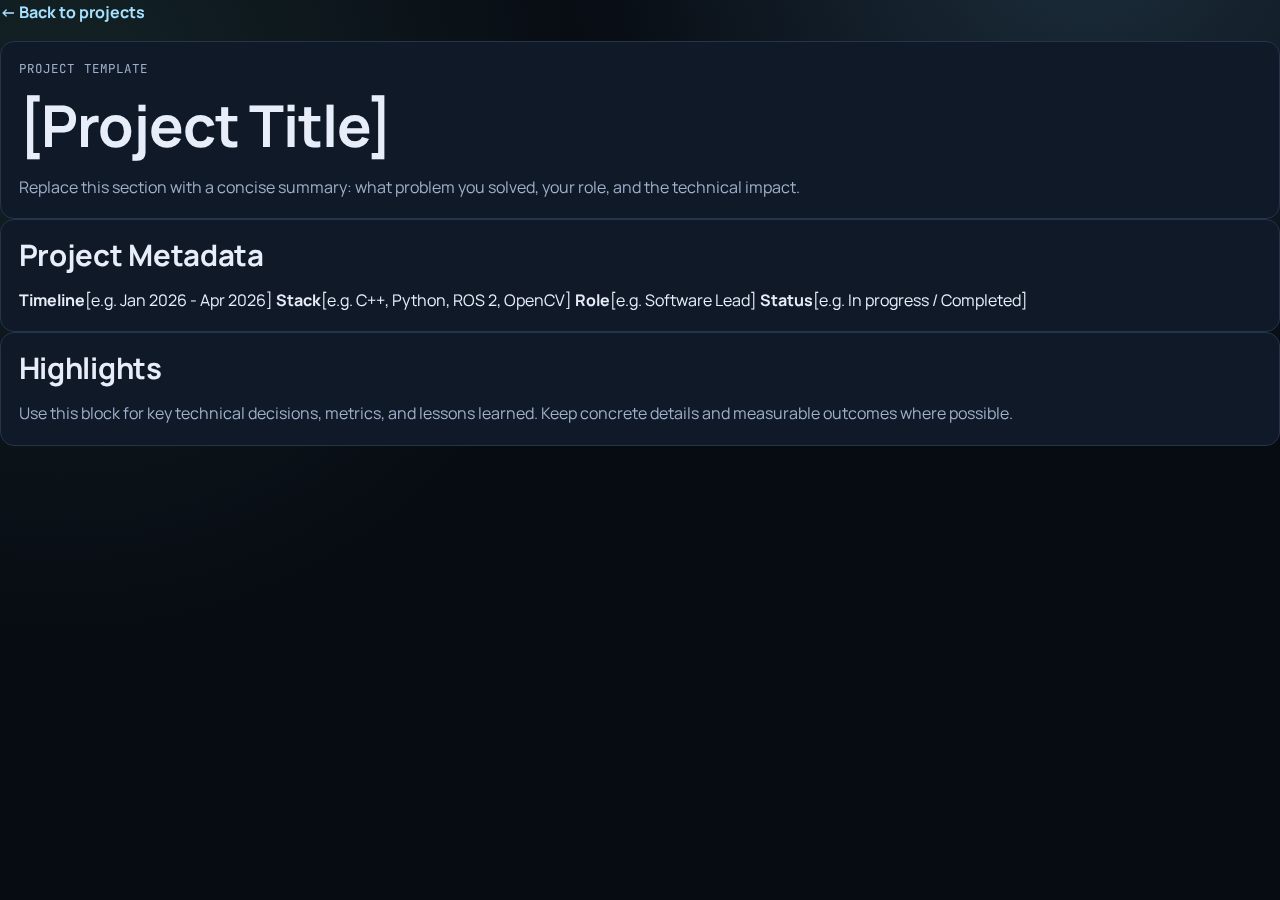
<file: projects/project-template.html>
<!DOCTYPE html>
<html lang="en">
  <head>
    <meta charset="UTF-8" />
    <meta name="viewport" content="width=device-width, initial-scale=1.0" />
    <meta property="og:image" content="/assets/og-cover.png" />
    <title>Project Template | Jorge Guzmán</title>
    <meta
      name="description"
      content="Project detail template page for Jorge Guzmán's robotics/software portfolio."
    />
    <link rel="icon" type="image/svg+xml" href="../assets/favicon.svg" />
    <link rel="stylesheet" href="../style.css" />
  </head>
  <body class="project-template-body">
    <main class="project-layout">
      <a class="back-link" href="../index.html#projects">← Back to projects</a>

      <section class="card">
        <p class="eyebrow">Project Template</p>
        <h1>[Project Title]</h1>
        <p>
          Replace this section with a concise summary: what problem you solved, your role, and
          the technical impact.
        </p>
      </section>

      <section class="card">
        <h2>Project Metadata</h2>
        <div class="meta-list">
          <strong>Timeline</strong><span>[e.g. Jan 2026 - Apr 2026]</span>
          <strong>Stack</strong><span>[e.g. C++, Python, ROS 2, OpenCV]</span>
          <strong>Role</strong><span>[e.g. Software Lead]</span>
          <strong>Status</strong><span>[e.g. In progress / Completed]</span>
        </div>
      </section>

      <section class="card">
        <h2>Highlights</h2>
        <p>
          Use this block for key technical decisions, metrics, and lessons learned. Keep concrete
          details and measurable outcomes where possible.
        </p>
      </section>
    </main>
  </body>
</html>
</file>
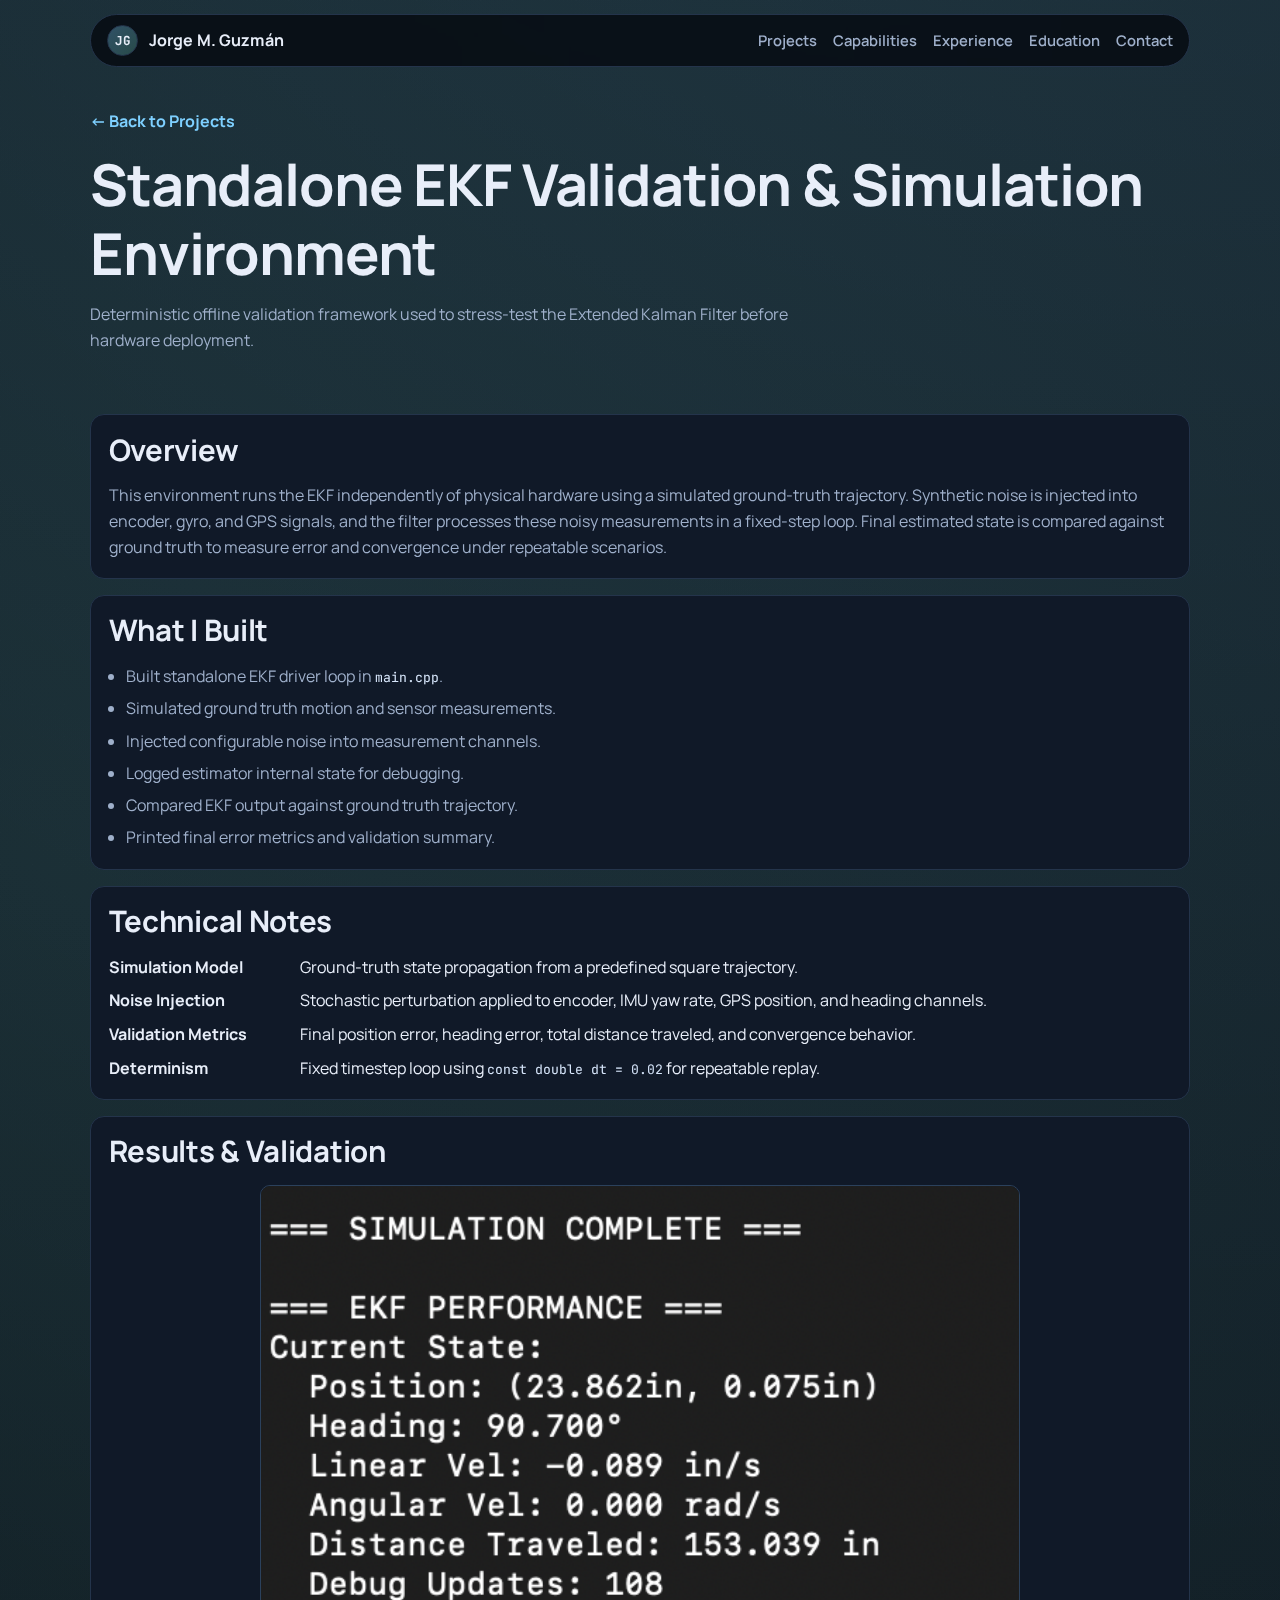
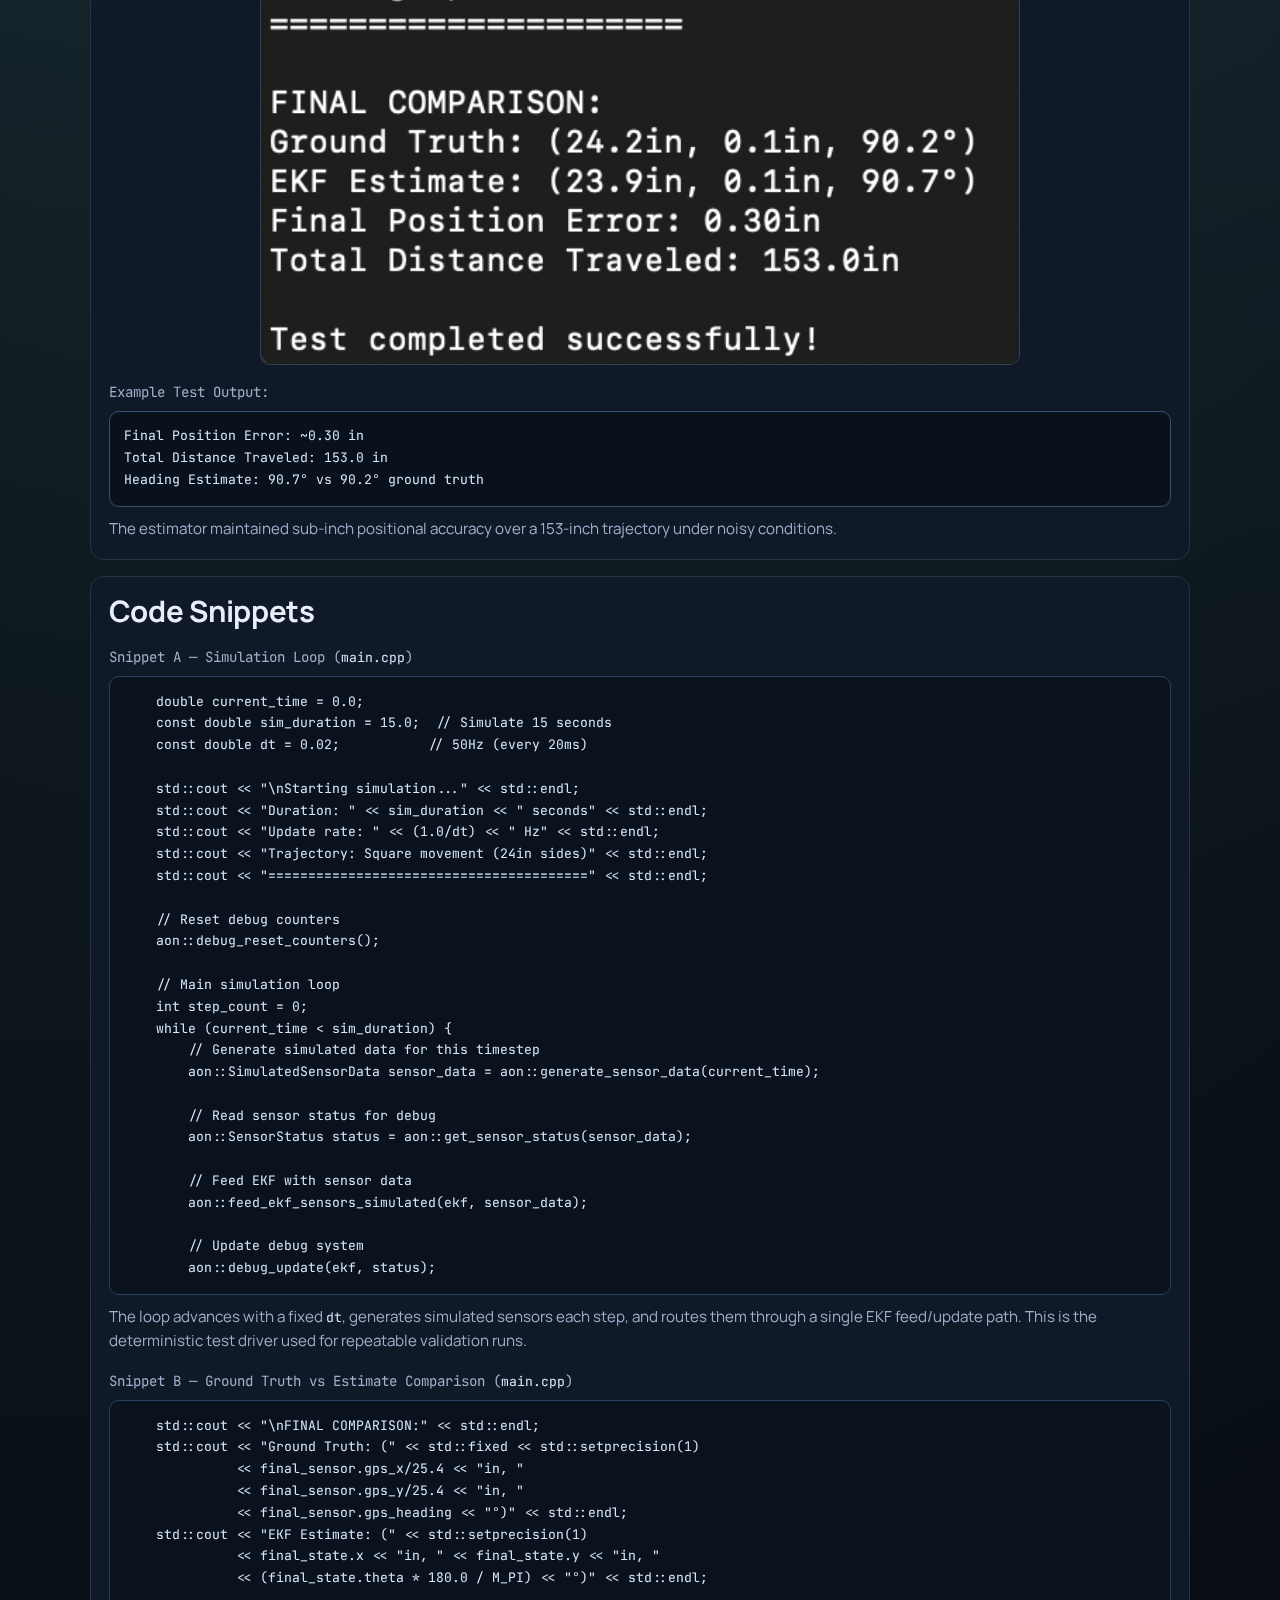
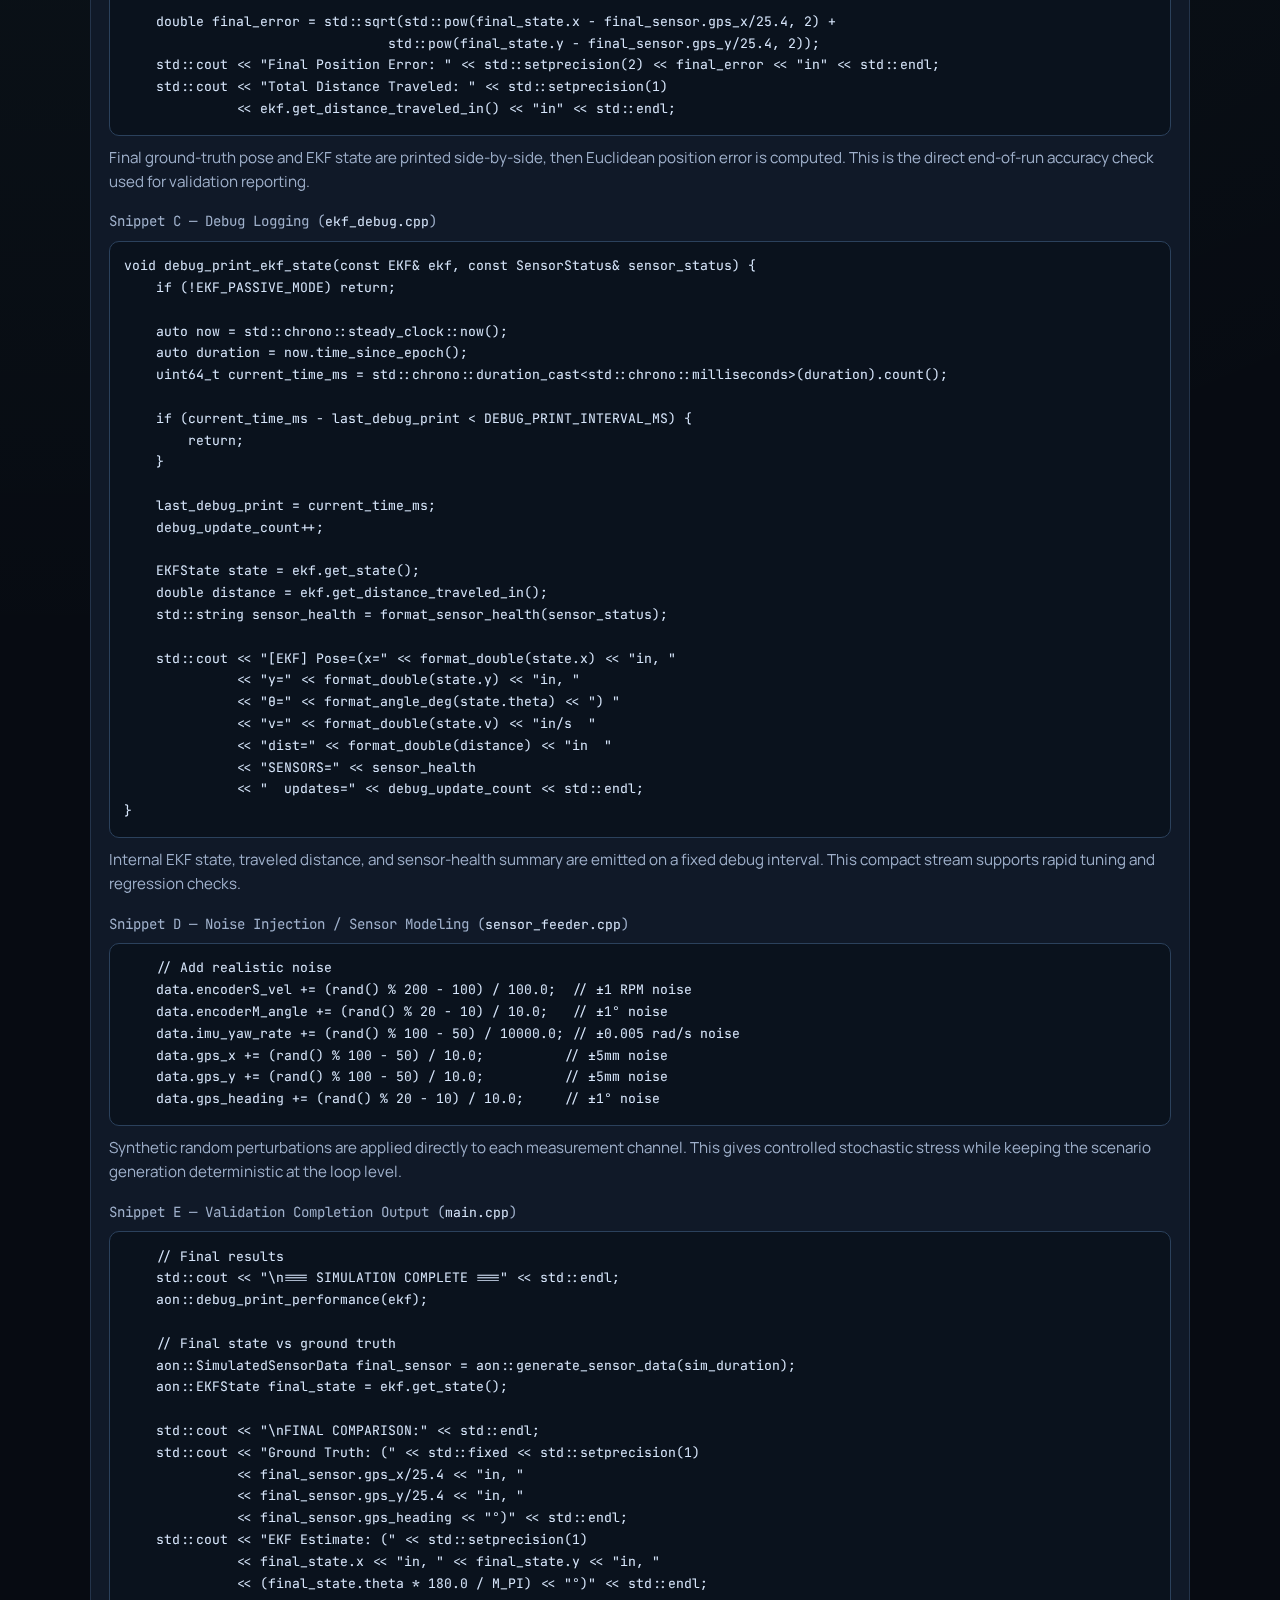
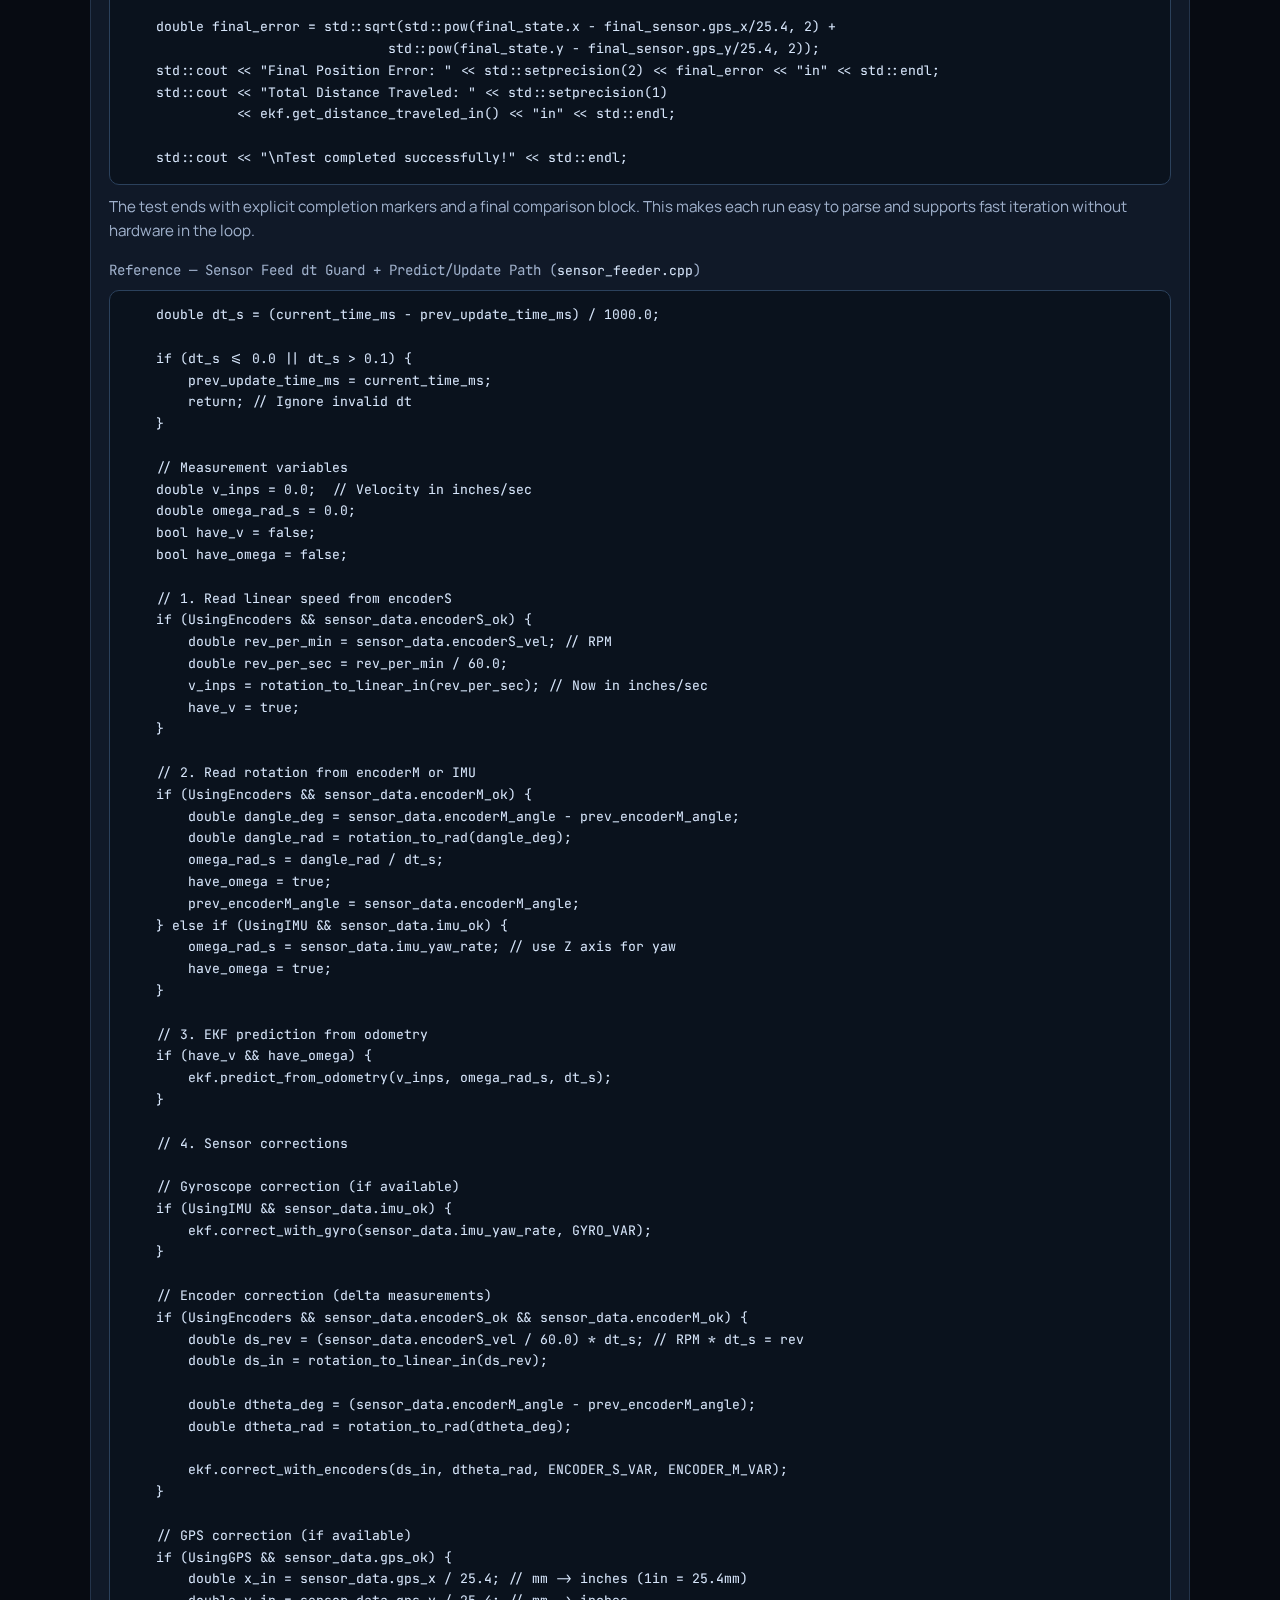
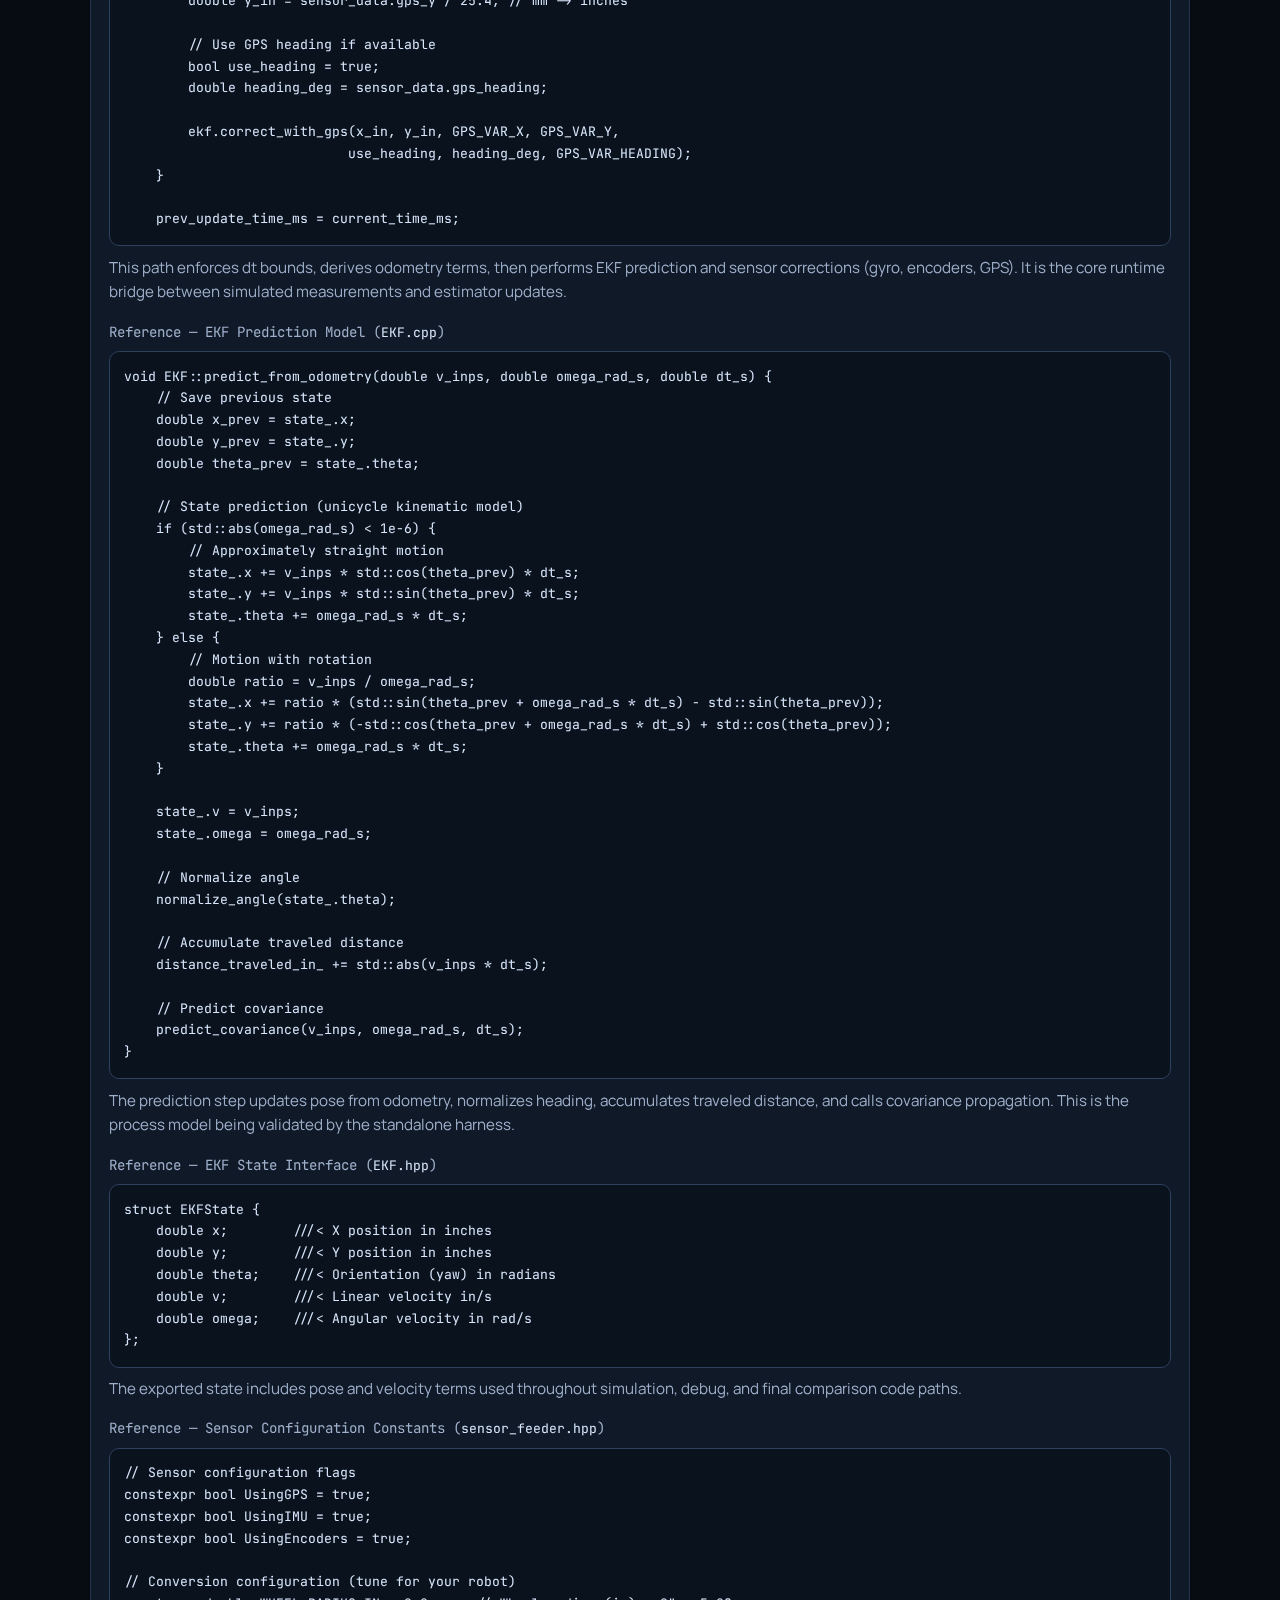
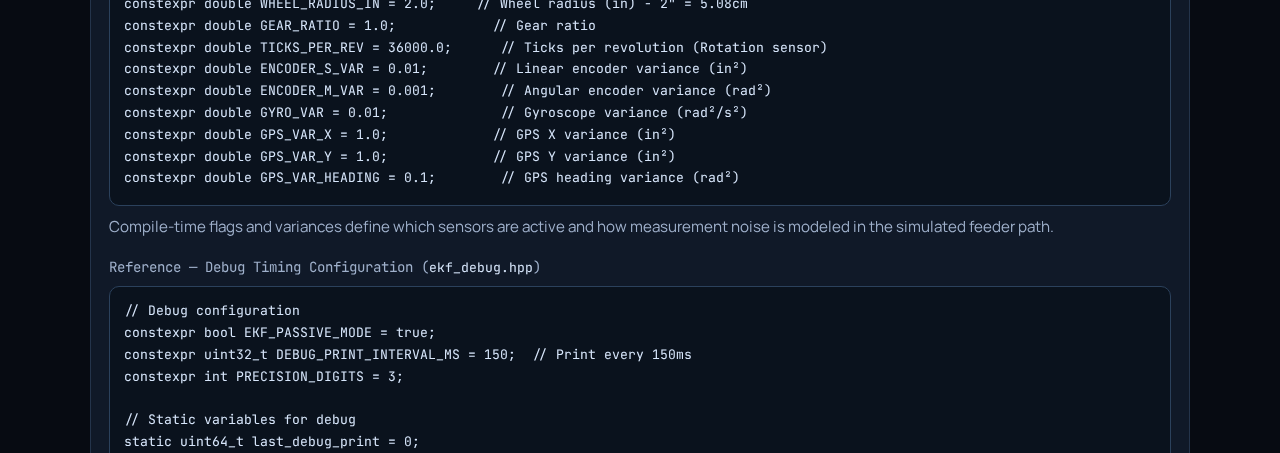
<file: projects/sim.html>
<!DOCTYPE html>
<html lang="en">
  <head>
    <meta charset="UTF-8" />
    <meta name="viewport" content="width=device-width, initial-scale=1.0" />
    <title>Standalone EKF Validation &amp; Simulation Environment | Jorge M. Guzmán</title>
    <meta
      name="description"
      content="Standalone deterministic EKF validation framework for offline ground-truth simulation, noise injection, debug tracing, and final error verification before hardware deployment."
    />
    <meta property="og:title" content="Standalone EKF Validation &amp; Simulation Environment | Jorge M. Guzmán" />
    <meta
      property="og:description"
      content="Deterministic offline harness used to stress-test EKF prediction/correction behavior with synthetic encoder, gyro, and GPS noise."
    />
    <meta property="og:type" content="article" />
    <meta property="og:url" content="https://jorgeguzman.github.io/projects/sim.html" />
    <meta property="og:image" content="/assets/og-cover.png" />
    <link rel="icon" type="image/svg+xml" href="../assets/favicon.svg" />
    <link rel="stylesheet" href="../style.css" />
  </head>
  <body>
    <header class="site-header">
      <a class="brand" href="../index.html#top" aria-label="Go to homepage top">
        <span class="brand-mark">JG</span>
        <span>Jorge M. Guzmán</span>
      </a>
      <nav class="main-nav" aria-label="Primary navigation">
        <a href="../index.html#projects">Projects</a>
        <a href="../index.html#capabilities">Capabilities</a>
        <a href="../index.html#experience">Experience</a>
        <a href="../index.html#education">Education</a>
        <a href="../index.html#contact">Contact</a>
      </nav>
    </header>

    <main class="container page-title-wrap">
      <a class="back-link" href="../index.html#projects">← Back to Projects</a>
      <h1>Standalone EKF Validation &amp; Simulation Environment</h1>
      <p class="lead">
        Deterministic offline validation framework used to stress-test the Extended Kalman Filter
        before hardware deployment.
      </p>

      <section class="section project-grid" aria-labelledby="overview-title">
        <article class="card">
          <h2 id="overview-title">Overview</h2>
          <p>
            This environment runs the EKF independently of physical hardware using a simulated
            ground-truth trajectory. Synthetic noise is injected into encoder, gyro, and GPS
            signals, and the filter processes these noisy measurements in a fixed-step loop. Final
            estimated state is compared against ground truth to measure error and convergence under
            repeatable scenarios.
          </p>
        </article>

        <article class="card">
          <h2>What I Built</h2>
          <ul class="bullets">
            <li>Built standalone EKF driver loop in <code>main.cpp</code>.</li>
            <li>Simulated ground truth motion and sensor measurements.</li>
            <li>Injected configurable noise into measurement channels.</li>
            <li>Logged estimator internal state for debugging.</li>
            <li>Compared EKF output against ground truth trajectory.</li>
            <li>Printed final error metrics and validation summary.</li>
          </ul>
        </article>

        <article class="card">
          <h2>Technical Notes</h2>
          <div class="meta">
            <div class="meta-row"><strong>Simulation Model</strong><span>Ground-truth state propagation from a predefined square trajectory.</span></div>
            <div class="meta-row"><strong>Noise Injection</strong><span>Stochastic perturbation applied to encoder, IMU yaw rate, GPS position, and heading channels.</span></div>
            <div class="meta-row"><strong>Validation Metrics</strong><span>Final position error, heading error, total distance traveled, and convergence behavior.</span></div>
            <div class="meta-row"><strong>Determinism</strong><span>Fixed timestep loop using <code>const double dt = 0.02</code> for repeatable replay.</span></div>
          </div>
        </article>

        <article class="card">
          <h2>Results &amp; Validation</h2>
          <figure class="results-figure">
            <img
              src="./ekf-validation-output.png"
              alt="Console output screenshot from standalone EKF simulation run"
              loading="lazy"
            />
          </figure>

          <p class="snippet-label">Example Test Output:</p>
          <pre class="console-output"><code>Final Position Error: ~0.30 in
Total Distance Traveled: 153.0 in
Heading Estimate: 90.7° vs 90.2° ground truth</code></pre>

          <p class="code-note">
            The estimator maintained sub-inch positional accuracy over a 153-inch trajectory under
            noisy conditions.
          </p>
        </article>

        <article class="card">
          <h2>Code Snippets</h2>

          <article class="snippet-card">
            <p class="snippet-label">Snippet A — Simulation Loop (<code>main.cpp</code>)</p>
            <pre><code>    double current_time = 0.0;
    const double sim_duration = 15.0;  // Simulate 15 seconds
    const double dt = 0.02;           // 50Hz (every 20ms)

    std::cout &lt;&lt; &quot;\nStarting simulation...&quot; &lt;&lt; std::endl;
    std::cout &lt;&lt; &quot;Duration: &quot; &lt;&lt; sim_duration &lt;&lt; &quot; seconds&quot; &lt;&lt; std::endl;
    std::cout &lt;&lt; &quot;Update rate: &quot; &lt;&lt; (1.0/dt) &lt;&lt; &quot; Hz&quot; &lt;&lt; std::endl;
    std::cout &lt;&lt; &quot;Trajectory: Square movement (24in sides)&quot; &lt;&lt; std::endl;
    std::cout &lt;&lt; &quot;========================================&quot; &lt;&lt; std::endl;

    // Reset debug counters
    aon::debug_reset_counters();

    // Main simulation loop
    int step_count = 0;
    while (current_time &lt; sim_duration) {
        // Generate simulated data for this timestep
        aon::SimulatedSensorData sensor_data = aon::generate_sensor_data(current_time);

        // Read sensor status for debug
        aon::SensorStatus status = aon::get_sensor_status(sensor_data);

        // Feed EKF with sensor data
        aon::feed_ekf_sensors_simulated(ekf, sensor_data);

        // Update debug system
        aon::debug_update(ekf, status);
</code></pre>
            <p class="code-note">
              The loop advances with a fixed <code>dt</code>, generates simulated sensors each step,
              and routes them through a single EKF feed/update path. This is the deterministic test
              driver used for repeatable validation runs.
            </p>
          </article>

          <article class="snippet-card">
            <p class="snippet-label">Snippet B — Ground Truth vs Estimate Comparison (<code>main.cpp</code>)</p>
            <pre><code>    std::cout &lt;&lt; &quot;\nFINAL COMPARISON:&quot; &lt;&lt; std::endl;
    std::cout &lt;&lt; &quot;Ground Truth: (&quot; &lt;&lt; std::fixed &lt;&lt; std::setprecision(1)
              &lt;&lt; final_sensor.gps_x/25.4 &lt;&lt; &quot;in, &quot;
              &lt;&lt; final_sensor.gps_y/25.4 &lt;&lt; &quot;in, &quot;
              &lt;&lt; final_sensor.gps_heading &lt;&lt; &quot;°)&quot; &lt;&lt; std::endl;
    std::cout &lt;&lt; &quot;EKF Estimate: (&quot; &lt;&lt; std::setprecision(1)
              &lt;&lt; final_state.x &lt;&lt; &quot;in, &quot; &lt;&lt; final_state.y &lt;&lt; &quot;in, &quot;
              &lt;&lt; (final_state.theta * 180.0 / M_PI) &lt;&lt; &quot;°)&quot; &lt;&lt; std::endl;

    double final_error = std::sqrt(std::pow(final_state.x - final_sensor.gps_x/25.4, 2) +
                                 std::pow(final_state.y - final_sensor.gps_y/25.4, 2));
    std::cout &lt;&lt; &quot;Final Position Error: &quot; &lt;&lt; std::setprecision(2) &lt;&lt; final_error &lt;&lt; &quot;in&quot; &lt;&lt; std::endl;
    std::cout &lt;&lt; &quot;Total Distance Traveled: &quot; &lt;&lt; std::setprecision(1)
              &lt;&lt; ekf.get_distance_traveled_in() &lt;&lt; &quot;in&quot; &lt;&lt; std::endl;</code></pre>
            <p class="code-note">
              Final ground-truth pose and EKF state are printed side-by-side, then Euclidean
              position error is computed. This is the direct end-of-run accuracy check used for
              validation reporting.
            </p>
          </article>

          <article class="snippet-card">
            <p class="snippet-label">Snippet C — Debug Logging (<code>ekf_debug.cpp</code>)</p>
            <pre><code>void debug_print_ekf_state(const EKF&amp; ekf, const SensorStatus&amp; sensor_status) {
    if (!EKF_PASSIVE_MODE) return;

    auto now = std::chrono::steady_clock::now();
    auto duration = now.time_since_epoch();
    uint64_t current_time_ms = std::chrono::duration_cast&lt;std::chrono::milliseconds&gt;(duration).count();

    if (current_time_ms - last_debug_print &lt; DEBUG_PRINT_INTERVAL_MS) {
        return;
    }

    last_debug_print = current_time_ms;
    debug_update_count++;

    EKFState state = ekf.get_state();
    double distance = ekf.get_distance_traveled_in();
    std::string sensor_health = format_sensor_health(sensor_status);

    std::cout &lt;&lt; &quot;[EKF] Pose=(x=&quot; &lt;&lt; format_double(state.x) &lt;&lt; &quot;in, &quot;
              &lt;&lt; &quot;y=&quot; &lt;&lt; format_double(state.y) &lt;&lt; &quot;in, &quot;
              &lt;&lt; &quot;θ=&quot; &lt;&lt; format_angle_deg(state.theta) &lt;&lt; &quot;) &quot;
              &lt;&lt; &quot;v=&quot; &lt;&lt; format_double(state.v) &lt;&lt; &quot;in/s  &quot;
              &lt;&lt; &quot;dist=&quot; &lt;&lt; format_double(distance) &lt;&lt; &quot;in  &quot;
              &lt;&lt; &quot;SENSORS=&quot; &lt;&lt; sensor_health
              &lt;&lt; &quot;  updates=&quot; &lt;&lt; debug_update_count &lt;&lt; std::endl;
}</code></pre>
            <p class="code-note">
              Internal EKF state, traveled distance, and sensor-health summary are emitted on a fixed
              debug interval. This compact stream supports rapid tuning and regression checks.
            </p>
          </article>

          <article class="snippet-card">
            <p class="snippet-label">Snippet D — Noise Injection / Sensor Modeling (<code>sensor_feeder.cpp</code>)</p>
            <pre><code>    // Add realistic noise
    data.encoderS_vel += (rand() % 200 - 100) / 100.0;  // ±1 RPM noise
    data.encoderM_angle += (rand() % 20 - 10) / 10.0;   // ±1° noise
    data.imu_yaw_rate += (rand() % 100 - 50) / 10000.0; // ±0.005 rad/s noise
    data.gps_x += (rand() % 100 - 50) / 10.0;          // ±5mm noise
    data.gps_y += (rand() % 100 - 50) / 10.0;          // ±5mm noise
    data.gps_heading += (rand() % 20 - 10) / 10.0;     // ±1° noise</code></pre>
            <p class="code-note">
              Synthetic random perturbations are applied directly to each measurement channel. This
              gives controlled stochastic stress while keeping the scenario generation deterministic
              at the loop level.
            </p>
          </article>

          <article class="snippet-card">
            <p class="snippet-label">Snippet E — Validation Completion Output (<code>main.cpp</code>)</p>
            <pre><code>    // Final results
    std::cout &lt;&lt; &quot;\n=== SIMULATION COMPLETE ===&quot; &lt;&lt; std::endl;
    aon::debug_print_performance(ekf);

    // Final state vs ground truth
    aon::SimulatedSensorData final_sensor = aon::generate_sensor_data(sim_duration);
    aon::EKFState final_state = ekf.get_state();

    std::cout &lt;&lt; &quot;\nFINAL COMPARISON:&quot; &lt;&lt; std::endl;
    std::cout &lt;&lt; &quot;Ground Truth: (&quot; &lt;&lt; std::fixed &lt;&lt; std::setprecision(1)
              &lt;&lt; final_sensor.gps_x/25.4 &lt;&lt; &quot;in, &quot;
              &lt;&lt; final_sensor.gps_y/25.4 &lt;&lt; &quot;in, &quot;
              &lt;&lt; final_sensor.gps_heading &lt;&lt; &quot;°)&quot; &lt;&lt; std::endl;
    std::cout &lt;&lt; &quot;EKF Estimate: (&quot; &lt;&lt; std::setprecision(1)
              &lt;&lt; final_state.x &lt;&lt; &quot;in, &quot; &lt;&lt; final_state.y &lt;&lt; &quot;in, &quot;
              &lt;&lt; (final_state.theta * 180.0 / M_PI) &lt;&lt; &quot;°)&quot; &lt;&lt; std::endl;

    double final_error = std::sqrt(std::pow(final_state.x - final_sensor.gps_x/25.4, 2) +
                                 std::pow(final_state.y - final_sensor.gps_y/25.4, 2));
    std::cout &lt;&lt; &quot;Final Position Error: &quot; &lt;&lt; std::setprecision(2) &lt;&lt; final_error &lt;&lt; &quot;in&quot; &lt;&lt; std::endl;
    std::cout &lt;&lt; &quot;Total Distance Traveled: &quot; &lt;&lt; std::setprecision(1)
              &lt;&lt; ekf.get_distance_traveled_in() &lt;&lt; &quot;in&quot; &lt;&lt; std::endl;

    std::cout &lt;&lt; &quot;\nTest completed successfully!&quot; &lt;&lt; std::endl;</code></pre>
            <p class="code-note">
              The test ends with explicit completion markers and a final comparison block. This makes
              each run easy to parse and supports fast iteration without hardware in the loop.
            </p>
          </article>

          <article class="snippet-card">
            <p class="snippet-label">Reference — Sensor Feed dt Guard + Predict/Update Path (<code>sensor_feeder.cpp</code>)</p>
            <pre><code>    double dt_s = (current_time_ms - prev_update_time_ms) / 1000.0;

    if (dt_s &lt;= 0.0 || dt_s &gt; 0.1) {
        prev_update_time_ms = current_time_ms;
        return; // Ignore invalid dt
    }

    // Measurement variables
    double v_inps = 0.0;  // Velocity in inches/sec
    double omega_rad_s = 0.0;
    bool have_v = false;
    bool have_omega = false;

    // 1. Read linear speed from encoderS
    if (UsingEncoders &amp;&amp; sensor_data.encoderS_ok) {
        double rev_per_min = sensor_data.encoderS_vel; // RPM
        double rev_per_sec = rev_per_min / 60.0;
        v_inps = rotation_to_linear_in(rev_per_sec); // Now in inches/sec
        have_v = true;
    }

    // 2. Read rotation from encoderM or IMU
    if (UsingEncoders &amp;&amp; sensor_data.encoderM_ok) {
        double dangle_deg = sensor_data.encoderM_angle - prev_encoderM_angle;
        double dangle_rad = rotation_to_rad(dangle_deg);
        omega_rad_s = dangle_rad / dt_s;
        have_omega = true;
        prev_encoderM_angle = sensor_data.encoderM_angle;
    } else if (UsingIMU &amp;&amp; sensor_data.imu_ok) {
        omega_rad_s = sensor_data.imu_yaw_rate; // use Z axis for yaw
        have_omega = true;
    }

    // 3. EKF prediction from odometry
    if (have_v &amp;&amp; have_omega) {
        ekf.predict_from_odometry(v_inps, omega_rad_s, dt_s);
    }

    // 4. Sensor corrections

    // Gyroscope correction (if available)
    if (UsingIMU &amp;&amp; sensor_data.imu_ok) {
        ekf.correct_with_gyro(sensor_data.imu_yaw_rate, GYRO_VAR);
    }

    // Encoder correction (delta measurements)
    if (UsingEncoders &amp;&amp; sensor_data.encoderS_ok &amp;&amp; sensor_data.encoderM_ok) {
        double ds_rev = (sensor_data.encoderS_vel / 60.0) * dt_s; // RPM * dt_s = rev
        double ds_in = rotation_to_linear_in(ds_rev);

        double dtheta_deg = (sensor_data.encoderM_angle - prev_encoderM_angle);
        double dtheta_rad = rotation_to_rad(dtheta_deg);

        ekf.correct_with_encoders(ds_in, dtheta_rad, ENCODER_S_VAR, ENCODER_M_VAR);
    }

    // GPS correction (if available)
    if (UsingGPS &amp;&amp; sensor_data.gps_ok) {
        double x_in = sensor_data.gps_x / 25.4; // mm -&gt; inches (1in = 25.4mm)
        double y_in = sensor_data.gps_y / 25.4; // mm -&gt; inches

        // Use GPS heading if available
        bool use_heading = true;
        double heading_deg = sensor_data.gps_heading;

        ekf.correct_with_gps(x_in, y_in, GPS_VAR_X, GPS_VAR_Y,
                            use_heading, heading_deg, GPS_VAR_HEADING);
    }

    prev_update_time_ms = current_time_ms;</code></pre>
            <p class="code-note">
              This path enforces dt bounds, derives odometry terms, then performs EKF prediction and
              sensor corrections (gyro, encoders, GPS). It is the core runtime bridge between
              simulated measurements and estimator updates.
            </p>
          </article>

          <article class="snippet-card">
            <p class="snippet-label">Reference — EKF Prediction Model (<code>EKF.cpp</code>)</p>
            <pre><code>void EKF::predict_from_odometry(double v_inps, double omega_rad_s, double dt_s) {
    // Save previous state
    double x_prev = state_.x;
    double y_prev = state_.y;
    double theta_prev = state_.theta;

    // State prediction (unicycle kinematic model)
    if (std::abs(omega_rad_s) &lt; 1e-6) {
        // Approximately straight motion
        state_.x += v_inps * std::cos(theta_prev) * dt_s;
        state_.y += v_inps * std::sin(theta_prev) * dt_s;
        state_.theta += omega_rad_s * dt_s;
    } else {
        // Motion with rotation
        double ratio = v_inps / omega_rad_s;
        state_.x += ratio * (std::sin(theta_prev + omega_rad_s * dt_s) - std::sin(theta_prev));
        state_.y += ratio * (-std::cos(theta_prev + omega_rad_s * dt_s) + std::cos(theta_prev));
        state_.theta += omega_rad_s * dt_s;
    }

    state_.v = v_inps;
    state_.omega = omega_rad_s;

    // Normalize angle
    normalize_angle(state_.theta);

    // Accumulate traveled distance
    distance_traveled_in_ += std::abs(v_inps * dt_s);

    // Predict covariance
    predict_covariance(v_inps, omega_rad_s, dt_s);
}</code></pre>
            <p class="code-note">
              The prediction step updates pose from odometry, normalizes heading, accumulates traveled
              distance, and calls covariance propagation. This is the process model being validated by
              the standalone harness.
            </p>
          </article>

          <article class="snippet-card">
            <p class="snippet-label">Reference — EKF State Interface (<code>EKF.hpp</code>)</p>
            <pre><code>struct EKFState {
    double x;        ///&lt; X position in inches
    double y;        ///&lt; Y position in inches
    double theta;    ///&lt; Orientation (yaw) in radians
    double v;        ///&lt; Linear velocity in/s
    double omega;    ///&lt; Angular velocity in rad/s
};</code></pre>
            <p class="code-note">
              The exported state includes pose and velocity terms used throughout simulation, debug,
              and final comparison code paths.
            </p>
          </article>

          <article class="snippet-card">
            <p class="snippet-label">Reference — Sensor Configuration Constants (<code>sensor_feeder.hpp</code>)</p>
            <pre><code>// Sensor configuration flags
constexpr bool UsingGPS = true;
constexpr bool UsingIMU = true;
constexpr bool UsingEncoders = true;

// Conversion configuration (tune for your robot)
constexpr double WHEEL_RADIUS_IN = 2.0;     // Wheel radius (in) - 2&quot; = 5.08cm
constexpr double GEAR_RATIO = 1.0;            // Gear ratio
constexpr double TICKS_PER_REV = 36000.0;      // Ticks per revolution (Rotation sensor)
constexpr double ENCODER_S_VAR = 0.01;        // Linear encoder variance (in²)
constexpr double ENCODER_M_VAR = 0.001;        // Angular encoder variance (rad²)
constexpr double GYRO_VAR = 0.01;              // Gyroscope variance (rad²/s²)
constexpr double GPS_VAR_X = 1.0;             // GPS X variance (in²)
constexpr double GPS_VAR_Y = 1.0;             // GPS Y variance (in²)
constexpr double GPS_VAR_HEADING = 0.1;        // GPS heading variance (rad²)
</code></pre>
            <p class="code-note">
              Compile-time flags and variances define which sensors are active and how measurement
              noise is modeled in the simulated feeder path.
            </p>
          </article>

          <article class="snippet-card">
            <p class="snippet-label">Reference — Debug Timing Configuration (<code>ekf_debug.hpp</code>)</p>
            <pre><code>// Debug configuration
constexpr bool EKF_PASSIVE_MODE = true;
constexpr uint32_t DEBUG_PRINT_INTERVAL_MS = 150;  // Print every 150ms
constexpr int PRECISION_DIGITS = 3;

// Static variables for debug
static uint64_t last_debug_print = 0;
static uint32_t debug_update_count = 0;</code></pre>
            <p class="code-note">
              Passive debug mode and interval constants control deterministic logging cadence during
              simulation runs.
            </p>
          </article>
        </article>
      </section>
    </main>

    <footer class="site-footer">
      <p>&copy; 2026 Jorge M. Guzmán</p>
      <p>Autonomous systems software engineering portfolio.</p>
    </footer>
  </body>
</html>
</file>
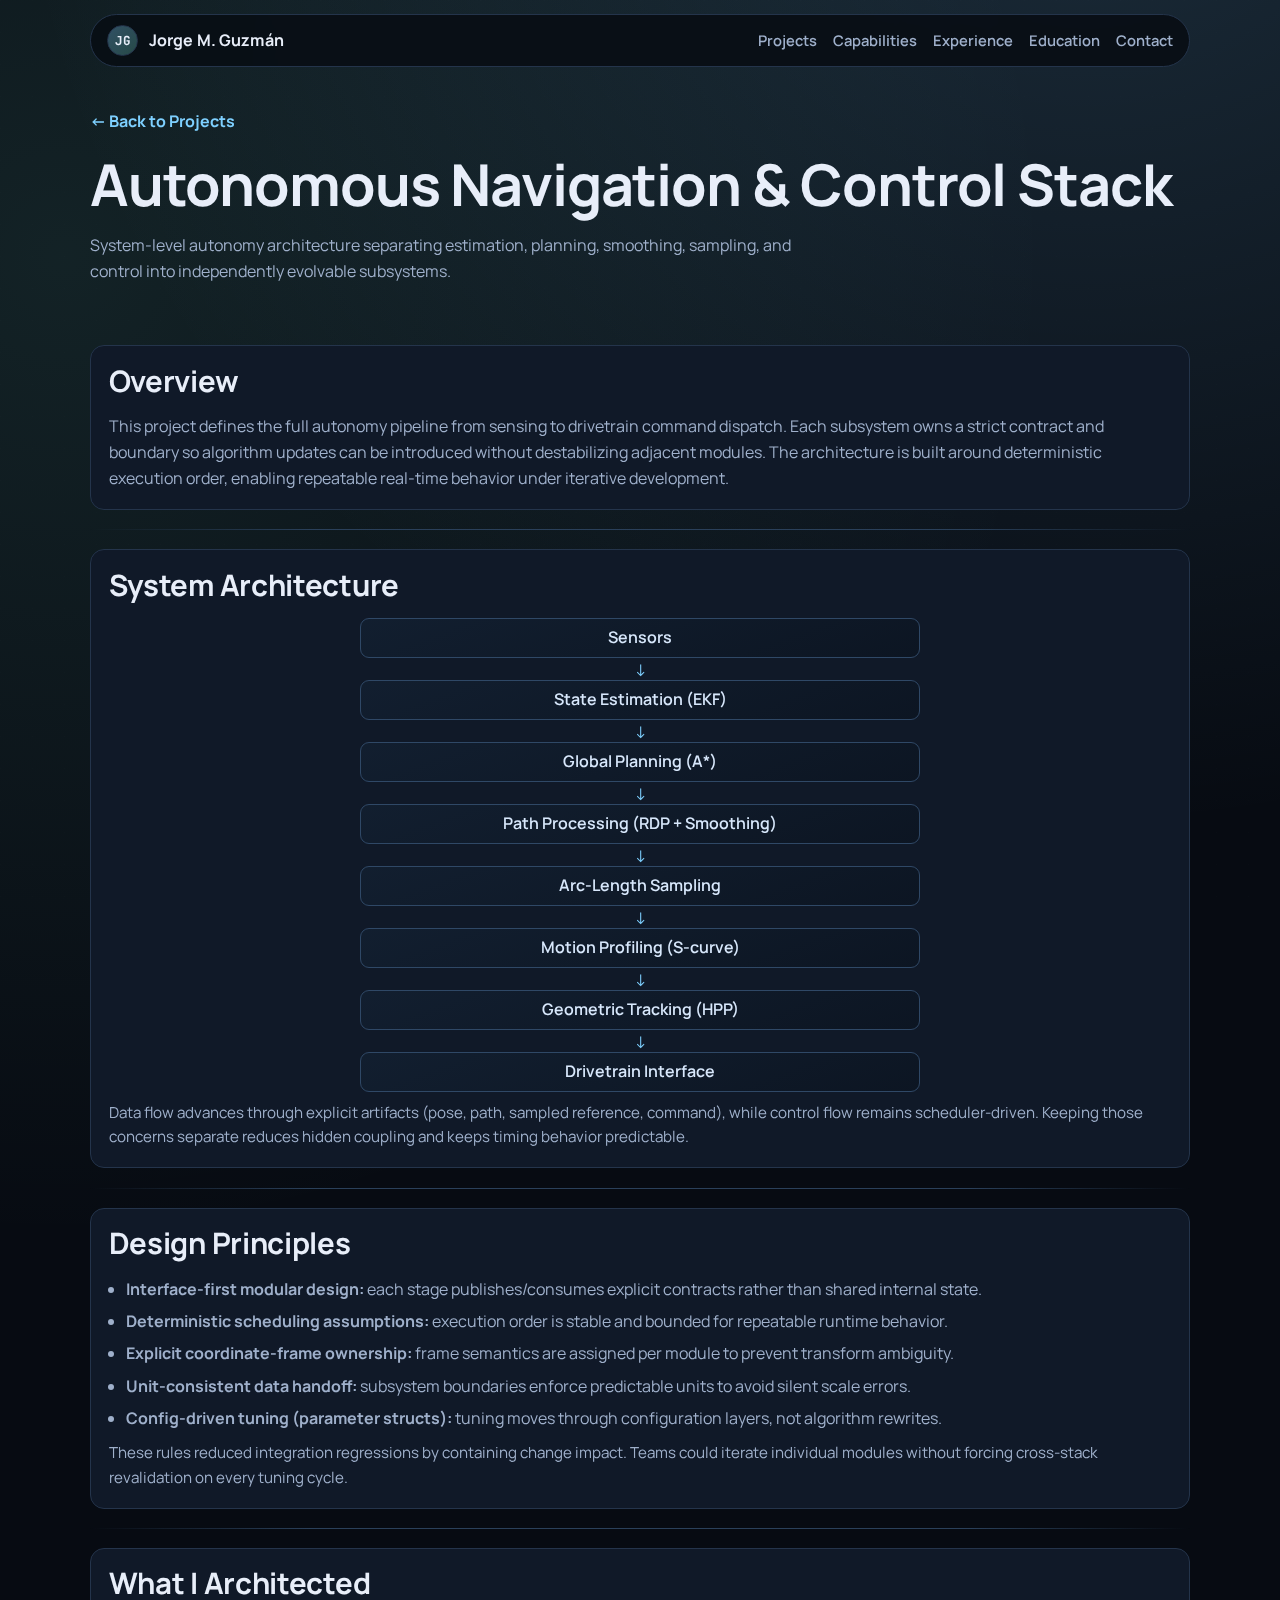
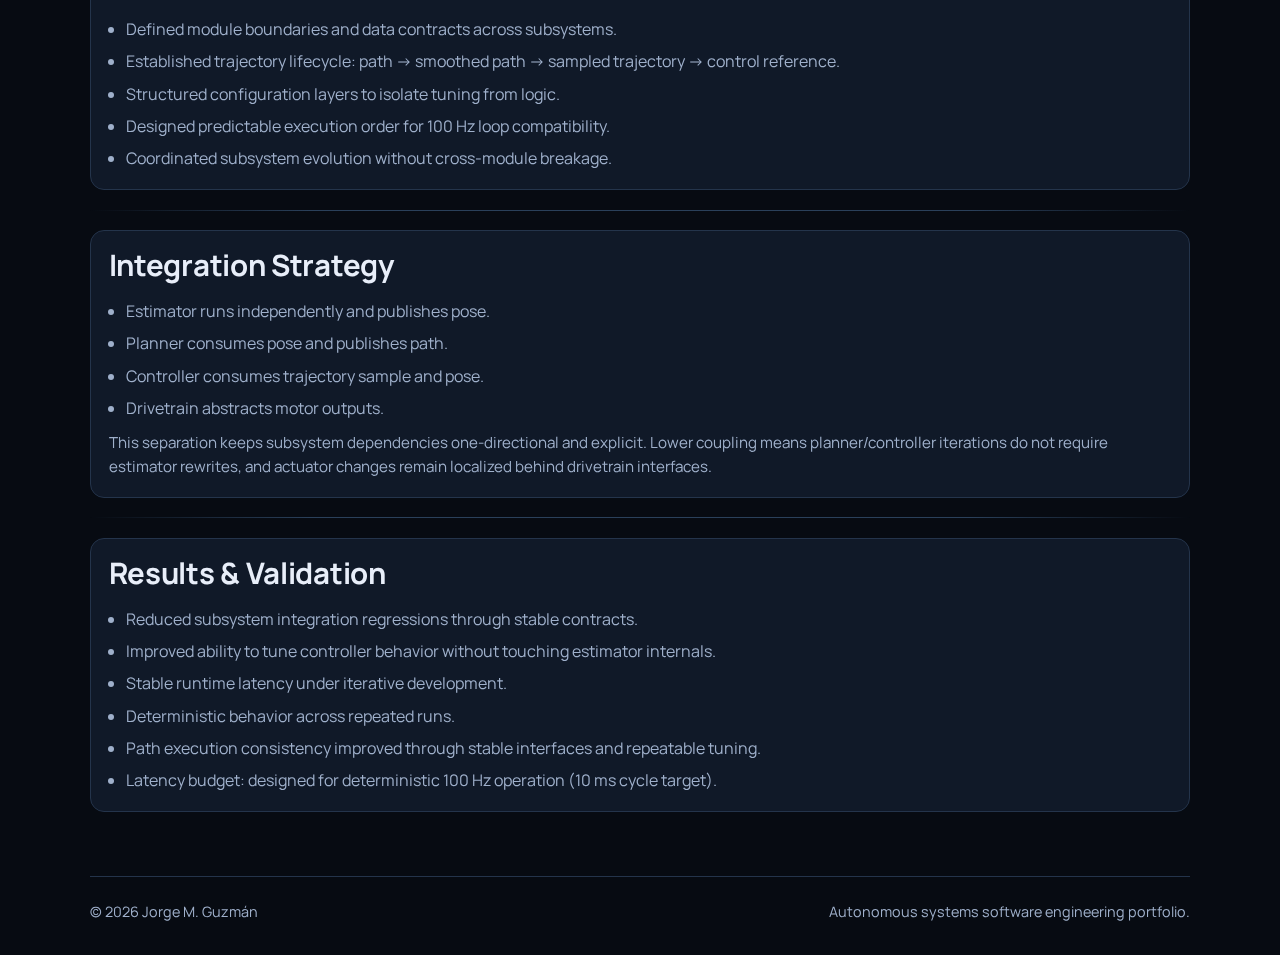
<file: projects/stack.html>
<!DOCTYPE html>
<html lang="en">
  <head>
    <meta charset="UTF-8" />
    <meta name="viewport" content="width=device-width, initial-scale=1.0" />
    <title>Autonomous Navigation & Control Stack | Jorge M. Guzmán</title>
    <meta
      name="description"
      content="System-level autonomy architecture separating estimation, planning, smoothing, sampling, and control into independently evolvable subsystems."
    />
    <meta property="og:title" content="Autonomous Navigation & Control Stack | Jorge M. Guzmán" />
    <meta
      property="og:description"
      content="Architectural autonomy pipeline with interface boundaries, deterministic scheduling assumptions, and low-coupling subsystem integration."
    />
    <meta property="og:type" content="article" />
    <meta property="og:url" content="https://jorgeguzman.github.io/projects/stack.html" />
    <meta property="og:image" content="/assets/og-cover.png" />
    <link rel="icon" type="image/svg+xml" href="../assets/favicon.svg" />
    <link rel="stylesheet" href="../style.css" />
  </head>
  <body>
    <header class="site-header">
      <a class="brand" href="../index.html#top" aria-label="Go to homepage top">
        <span class="brand-mark">JG</span>
        <span>Jorge M. Guzmán</span>
      </a>
      <nav class="main-nav" aria-label="Primary navigation">
        <a href="../index.html#projects">Projects</a>
        <a href="../index.html#capabilities">Capabilities</a>
        <a href="../index.html#experience">Experience</a>
        <a href="../index.html#education">Education</a>
        <a href="../index.html#contact">Contact</a>
      </nav>
    </header>

    <main class="container page-title-wrap">
      <a class="back-link" href="../index.html#projects">← Back to Projects</a>
      <h1>Autonomous Navigation & Control Stack</h1>
      <p class="lead">
        System-level autonomy architecture separating estimation, planning, smoothing, sampling, and
        control into independently evolvable subsystems.
      </p>

      <section class="section project-grid" aria-labelledby="overview-title">
        <article class="card">
          <h2 id="overview-title">Overview</h2>
          <p>
            This project defines the full autonomy pipeline from sensing to drivetrain command
            dispatch. Each subsystem owns a strict contract and boundary so algorithm updates can be
            introduced without destabilizing adjacent modules. The architecture is built around
            deterministic execution order, enabling repeatable real-time behavior under iterative
            development.
          </p>
        </article>

        <hr class="section-divider" />

        <article class="card">
          <h2>System Architecture</h2>
          <div class="stack-diagram" role="img" aria-label="Autonomy stack flow: Sensors to State Estimation, Global Planning, Path Processing, Arc-Length Sampling, Motion Profiling, Geometric Tracking, and Drivetrain Interface.">
            <div class="stack-step">Sensors</div>
            <div class="stack-arrow" aria-hidden="true">↓</div>
            <div class="stack-step">State Estimation (EKF)</div>
            <div class="stack-arrow" aria-hidden="true">↓</div>
            <div class="stack-step">Global Planning (A*)</div>
            <div class="stack-arrow" aria-hidden="true">↓</div>
            <div class="stack-step">Path Processing (RDP + Smoothing)</div>
            <div class="stack-arrow" aria-hidden="true">↓</div>
            <div class="stack-step">Arc-Length Sampling</div>
            <div class="stack-arrow" aria-hidden="true">↓</div>
            <div class="stack-step">Motion Profiling (S-curve)</div>
            <div class="stack-arrow" aria-hidden="true">↓</div>
            <div class="stack-step">Geometric Tracking (HPP)</div>
            <div class="stack-arrow" aria-hidden="true">↓</div>
            <div class="stack-step">Drivetrain Interface</div>
          </div>
          <p class="code-note">
            Data flow advances through explicit artifacts (pose, path, sampled reference, command),
            while control flow remains scheduler-driven. Keeping those concerns separate reduces hidden
            coupling and keeps timing behavior predictable.
          </p>
        </article>

        <hr class="section-divider" />

        <article class="card">
          <h2>Design Principles</h2>
          <ul class="bullets">
            <li><strong>Interface-first modular design:</strong> each stage publishes/consumes explicit contracts rather than shared internal state.</li>
            <li><strong>Deterministic scheduling assumptions:</strong> execution order is stable and bounded for repeatable runtime behavior.</li>
            <li><strong>Explicit coordinate-frame ownership:</strong> frame semantics are assigned per module to prevent transform ambiguity.</li>
            <li><strong>Unit-consistent data handoff:</strong> subsystem boundaries enforce predictable units to avoid silent scale errors.</li>
            <li><strong>Config-driven tuning (parameter structs):</strong> tuning moves through configuration layers, not algorithm rewrites.</li>
          </ul>
          <p class="code-note">
            These rules reduced integration regressions by containing change impact. Teams could iterate
            individual modules without forcing cross-stack revalidation on every tuning cycle.
          </p>
        </article>

        <hr class="section-divider" />

        <article class="card">
          <h2>What I Architected</h2>
          <ul class="bullets">
            <li>Defined module boundaries and data contracts across subsystems.</li>
            <li>Established trajectory lifecycle: path → smoothed path → sampled trajectory → control reference.</li>
            <li>Structured configuration layers to isolate tuning from logic.</li>
            <li>Designed predictable execution order for 100 Hz loop compatibility.</li>
            <li>Coordinated subsystem evolution without cross-module breakage.</li>
          </ul>
        </article>

        <hr class="section-divider" />

        <article class="card">
          <h2>Integration Strategy</h2>
          <ul class="bullets">
            <li>Estimator runs independently and publishes pose.</li>
            <li>Planner consumes pose and publishes path.</li>
            <li>Controller consumes trajectory sample and pose.</li>
            <li>Drivetrain abstracts motor outputs.</li>
          </ul>
          <p class="code-note">
            This separation keeps subsystem dependencies one-directional and explicit. Lower coupling
            means planner/controller iterations do not require estimator rewrites, and actuator changes
            remain localized behind drivetrain interfaces.
          </p>
        </article>

        <hr class="section-divider" />

        <article class="card">
          <h2>Results &amp; Validation</h2>
          <ul class="bullets">
            <li>Reduced subsystem integration regressions through stable contracts.</li>
            <li>Improved ability to tune controller behavior without touching estimator internals.</li>
            <li>Stable runtime latency under iterative development.</li>
            <li>Deterministic behavior across repeated runs.</li>
            <li>Path execution consistency improved through stable interfaces and repeatable tuning.</li>
            <li>Latency budget: designed for deterministic 100 Hz operation (10 ms cycle target).</li>
          </ul>
        </article>
      </section>
    </main>

    <footer class="site-footer">
      <p>&copy; 2026 Jorge M. Guzmán</p>
      <p>Autonomous systems software engineering portfolio.</p>
    </footer>
  </body>
</html>
</file>
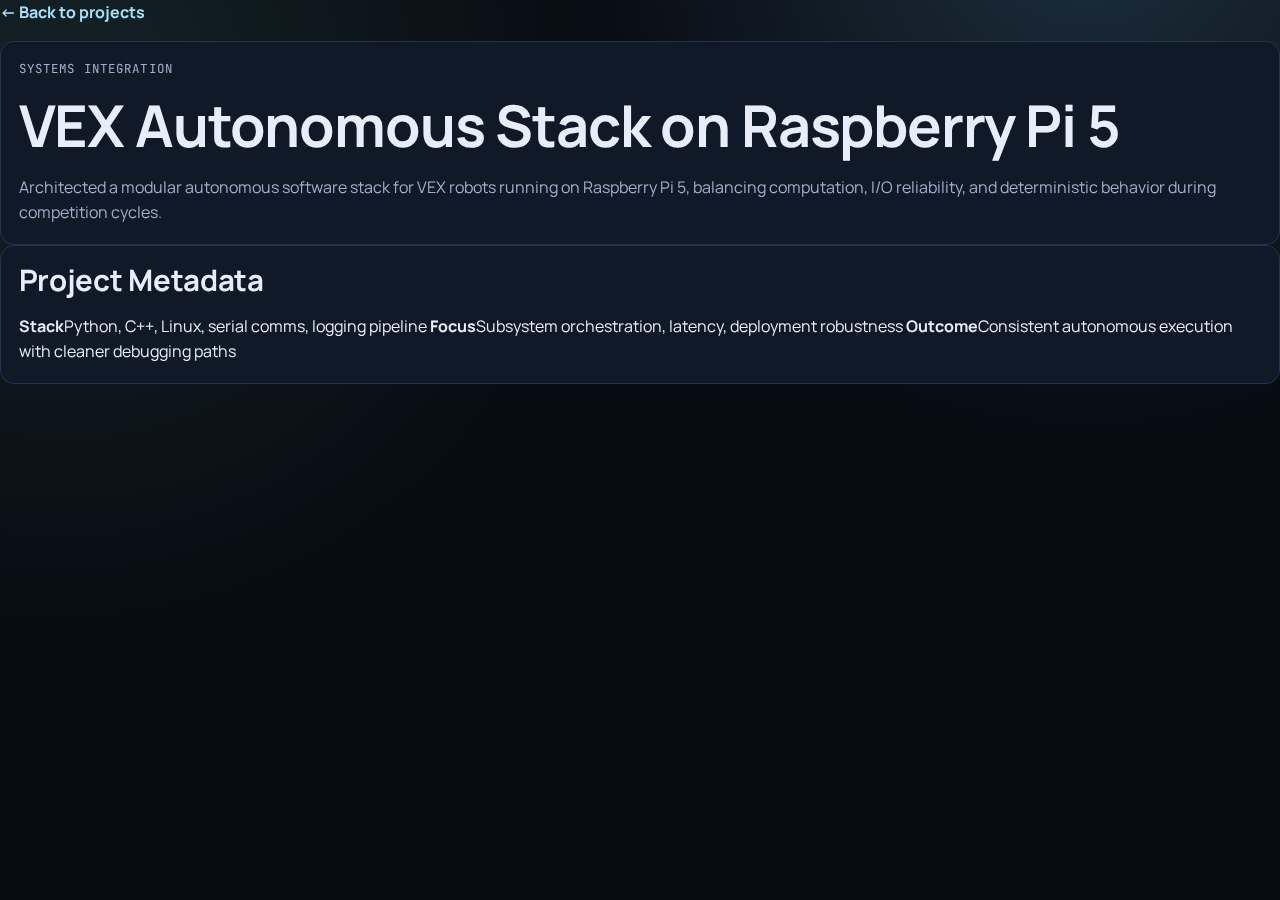
<file: projects/vex-autonomous-stack-rpi5.html>
<!DOCTYPE html>
<html lang="en">
  <head>
    <meta charset="UTF-8" />
    <meta name="viewport" content="width=device-width, initial-scale=1.0" />
    <meta property="og:image" content="/assets/og-cover.png" />
    <title>VEX Autonomous Stack on Raspberry Pi 5 | Jorge Guzmán</title>
    <meta
      name="description"
      content="VEX autonomous stack deployment on Raspberry Pi 5 by Jorge Guzmán."
    />
    <link rel="icon" type="image/svg+xml" href="../assets/favicon.svg" />
    <link rel="stylesheet" href="../style.css" />
  </head>
  <body class="project-template-body">
    <main class="project-layout">
      <a class="back-link" href="../index.html#projects">← Back to projects</a>

      <section class="card">
        <p class="eyebrow">Systems Integration</p>
        <h1>VEX Autonomous Stack on Raspberry Pi 5</h1>
        <p>
          Architected a modular autonomous software stack for VEX robots running on Raspberry Pi 5,
          balancing computation, I/O reliability, and deterministic behavior during competition cycles.
        </p>
      </section>

      <section class="card">
        <h2>Project Metadata</h2>
        <div class="meta-list">
          <strong>Stack</strong><span>Python, C++, Linux, serial comms, logging pipeline</span>
          <strong>Focus</strong><span>Subsystem orchestration, latency, deployment robustness</span>
          <strong>Outcome</strong><span>Consistent autonomous execution with cleaner debugging paths</span>
        </div>
      </section>
    </main>
  </body>
</html>
</file>
<file: style.css>
@import url("https://fonts.googleapis.com/css2?family=Manrope:wght@400;500;600;700;800&family=JetBrains+Mono:wght@400;500;700&display=swap");

:root {
  color-scheme: dark;
  --bg: #070b12;
  --bg-alt: #0d1420;
  --surface: #101928;
  --surface-2: #131f31;
  --text: #e8eef9;
  --muted: #9fb0cb;
  --line: #24344b;
  --accent: #7ed0ff;
  --accent-2: #7ef0d7;
  --ok: #b0ffdf;
  --danger: #ff9ca4;
  --radius: 14px;
  --radius-lg: 18px;
  --container: min(1100px, 92vw);
}

* {
  box-sizing: border-box;
}

html {
  scroll-behavior: smooth;
}

html,
body {
  margin: 0;
  padding: 0;
}

body {
  min-height: 100vh;
  font-family: "Manrope", "Segoe UI", sans-serif;
  line-height: 1.6;
  color: var(--text);
  background:
    radial-gradient(circle at 85% -10%, rgba(126, 208, 255, 0.18), transparent 36%),
    radial-gradient(circle at 5% 10%, rgba(126, 240, 215, 0.1), transparent 38%),
    var(--bg);
  position: relative;
}

body::before {
  content: "";
  position: fixed;
  inset: 0;
  pointer-events: none;
  background-image:
    linear-gradient(rgba(255, 255, 255, 0.025) 1px, transparent 1px),
    linear-gradient(90deg, rgba(255, 255, 255, 0.025) 1px, transparent 1px);
  background-size: 32px 32px;
  opacity: 0.25;
  z-index: -1;
}

img {
  max-width: 100%;
  display: block;
}

a {
  color: var(--accent);
  text-decoration: none;
}

a:hover,
a:focus-visible {
  color: #a6e2ff;
}

.site-header,
.site-footer,
.container {
  width: var(--container);
  margin-inline: auto;
}

.site-header {
  position: sticky;
  top: 0;
  z-index: 20;
  margin-top: 0.9rem;
  background: rgba(8, 13, 20, 0.9);
  border: 1px solid var(--line);
  border-radius: 999px;
  padding: 0.62rem 1rem;
  display: flex;
  align-items: center;
  justify-content: space-between;
  backdrop-filter: blur(8px);
}

.brand {
  display: inline-flex;
  align-items: center;
  gap: 0.65rem;
  color: var(--text);
  font-weight: 700;
  letter-spacing: 0.01em;
}

.brand-mark {
  width: 1.95rem;
  height: 1.95rem;
  border-radius: 50%;
  display: inline-flex;
  align-items: center;
  justify-content: center;
  font-family: "JetBrains Mono", monospace;
  font-size: 0.78rem;
  background: linear-gradient(135deg, rgba(126, 208, 255, 0.34), rgba(126, 240, 215, 0.26));
  border: 1px solid var(--line);
}

.main-nav {
  display: flex;
  gap: 1rem;
  flex-wrap: wrap;
}

.main-nav a {
  color: var(--muted);
  font-size: 0.92rem;
  font-weight: 600;
}

.main-nav a:hover,
.main-nav a:focus-visible {
  color: var(--text);
}

.section {
  margin-top: 3.8rem;
}

h1,
h2,
h3 {
  margin-top: 0;
  line-height: 1.2;
}

h1 {
  font-size: clamp(2rem, 4.5vw, 3.7rem);
  letter-spacing: -0.02em;
  margin-bottom: 0.9rem;
}

h2 {
  font-size: clamp(1.3rem, 2.3vw, 2rem);
  letter-spacing: -0.01em;
  margin-bottom: 0.95rem;
}

h3 {
  font-size: 1.05rem;
  margin-bottom: 0.7rem;
}

p {
  margin: 0;
}

.lead {
  color: var(--muted);
  max-width: 72ch;
}

.eyebrow {
  margin: 0 0 0.75rem;
  font-family: "JetBrains Mono", monospace;
  font-size: 0.78rem;
  text-transform: uppercase;
  letter-spacing: 0.09em;
  color: var(--accent);
}

.hero {
  margin-top: 2.5rem;
  display: grid;
  grid-template-columns: 1.35fr 0.65fr;
  gap: 1rem;
}

.hero-main,
.hero-side {
  border: 1px solid var(--line);
  background: linear-gradient(160deg, rgba(17, 27, 43, 0.94), rgba(11, 18, 29, 0.94));
  border-radius: var(--radius-lg);
}

.hero-main {
  padding: 1.6rem;
}

.hero-title {
  font-size: clamp(1.15rem, 2.2vw, 1.55rem);
  margin-bottom: 0.55rem;
  color: var(--accent-2);
}

.grad-line {
  font-weight: 700;
  color: var(--text);
  margin-bottom: 1rem;
}

.hero-actions {
  margin-top: 1.25rem;
  display: flex;
  gap: 0.75rem;
  flex-wrap: wrap;
}

.btn {
  border-radius: 10px;
  border: 1px solid transparent;
  padding: 0.58rem 0.92rem;
  font-weight: 700;
  font-size: 0.9rem;
  display: inline-flex;
  align-items: center;
  justify-content: center;
}

.btn-primary {
  color: #03131a;
  background: linear-gradient(130deg, var(--accent), #95e4ff);
}

.btn-primary:hover,
.btn-primary:focus-visible {
  color: #03131a;
  background: linear-gradient(130deg, #96e2ff, #b0ebff);
}

.btn-outline {
  color: var(--text);
  background: rgba(18, 30, 47, 0.7);
  border-color: var(--line);
}

.btn-outline:hover,
.btn-outline:focus-visible {
  color: var(--text);
  border-color: #3c5879;
  background: rgba(23, 36, 56, 0.95);
}

.hero-side {
  padding: 1rem;
  display: flex;
  align-items: center;
  justify-content: center;
}

.hero-side img {
  width: 100%;
  border-radius: 12px;
  border: 1px solid var(--line);
}

.card {
  border: 1px solid var(--line);
  background: var(--surface);
  border-radius: var(--radius);
  padding: 1.1rem;
}

.card p {
  color: var(--muted);
}

.snapshot-list {
  margin: 0;
  padding-left: 1.1rem;
  color: var(--muted);
}

.snapshot-list li + li {
  margin-top: 0.45rem;
}

.projects-grid,
.capabilities-grid {
  display: grid;
  gap: 0.95rem;
}

.projects-grid {
  grid-template-columns: repeat(2, minmax(0, 1fr));
}

.capabilities-grid {
  grid-template-columns: repeat(2, minmax(0, 1fr));
}

.project-card h3,
.capability-card h3 {
  margin-bottom: 0.58rem;
}

.tags {
  margin-top: 0.75rem;
  display: flex;
  gap: 0.42rem;
  flex-wrap: wrap;
}

.tag {
  padding: 0.22rem 0.48rem;
  border-radius: 999px;
  border: 1px solid #35506d;
  color: #c8dcf3;
  font-size: 0.75rem;
  font-family: "JetBrains Mono", monospace;
}

.project-link {
  margin-top: 0.9rem;
  display: inline-block;
  font-weight: 700;
}

.bullets {
  margin: 0;
  padding-left: 1.1rem;
  color: var(--muted);
}

.bullets li + li {
  margin-top: 0.42rem;
}

.coursework {
  color: var(--muted);
  font-family: "JetBrains Mono", monospace;
  font-size: 0.9rem;
}

.site-footer {
  margin-top: 4rem;
  margin-bottom: 2rem;
  padding-top: 1.4rem;
  border-top: 1px solid var(--line);
  color: var(--muted);
  font-size: 0.9rem;
  display: flex;
  justify-content: space-between;
  gap: 1rem;
  flex-wrap: wrap;
}

.page-title-wrap {
  margin-top: 2.6rem;
}

.back-link {
  display: inline-flex;
  margin-bottom: 0.95rem;
  font-weight: 700;
}

.project-grid {
  display: grid;
  gap: 1rem;
}

.section-divider {
  width: 100%;
  height: 1px;
  border: 0;
  margin: 0.2rem 0;
  background: linear-gradient(90deg, transparent 0%, #2a405a 20%, #2a405a 80%, transparent 100%);
}

.meta {
  display: grid;
  gap: 0.5rem;
}

.meta-row {
  display: grid;
  grid-template-columns: 180px 1fr;
  gap: 0.7rem;
}

.meta-row strong {
  color: var(--text);
}

.snippet-card {
  margin-top: 1rem;
}

.snippet-label {
  margin-bottom: 0.5rem;
  color: var(--accent-2);
  font-size: 0.88rem;
  font-family: "JetBrains Mono", monospace;
}

pre {
  margin: 0;
  padding: 0.9rem;
  border-radius: 10px;
  border: 1px solid #2b415c;
  background: #0a121d;
  overflow-x: auto;
}

code {
  font-family: "JetBrains Mono", monospace;
  font-size: 0.82rem;
  color: #d7e6fb;
  line-height: 1.45;
}

.code-note {
  margin-top: 0.6rem;
  color: var(--muted);
  font-size: 0.95rem;
}

.results-figure {
  margin: 0 auto 1rem;
  width: min(100%, 760px);
}

.results-figure img {
  width: 100%;
  border-radius: 10px;
  border: 1px solid #2b415c;
}

.console-output {
  border-color: #365272;
  background: #08111c;
}

.stack-diagram {
  margin: 0.6rem auto 0;
  width: min(100%, 560px);
  display: grid;
  justify-items: center;
  gap: 0.2rem;
}

.stack-step {
  width: 100%;
  text-align: center;
  padding: 0.5rem 0.7rem;
  border-radius: 9px;
  border: 1px solid #2f4866;
  background: linear-gradient(160deg, rgba(18, 31, 48, 0.92), rgba(12, 21, 34, 0.92));
  color: #d8e8fc;
  font-weight: 600;
  line-height: 1.35;
}

.stack-arrow {
  color: var(--accent);
  font-size: 1rem;
  line-height: 1;
}

@media (max-width: 980px) {
  .hero {
    grid-template-columns: 1fr;
  }

  .projects-grid,
  .capabilities-grid {
    grid-template-columns: 1fr;
  }
}

@media (max-width: 760px) {
  .site-header {
    border-radius: 16px;
    align-items: flex-start;
    flex-direction: column;
    gap: 0.7rem;
  }

  .main-nav {
    width: 100%;
    display: grid;
    grid-template-columns: repeat(2, minmax(0, 1fr));
    gap: 0.45rem 0.8rem;
  }

  .main-nav a {
    display: block;
  }

  .project-grid,
  .projects-grid,
  .capabilities-grid {
    grid-template-columns: 1fr;
  }

  .card {
    padding: 1rem;
  }

  .hero-main {
    padding: 1.2rem;
  }

  .meta-row {
    grid-template-columns: 1fr;
    gap: 0.2rem;
  }

  .site-footer {
    flex-direction: column;
  }
}

@media (max-width: 460px) {
  .main-nav {
    grid-template-columns: 1fr;
  }
}
</file>
